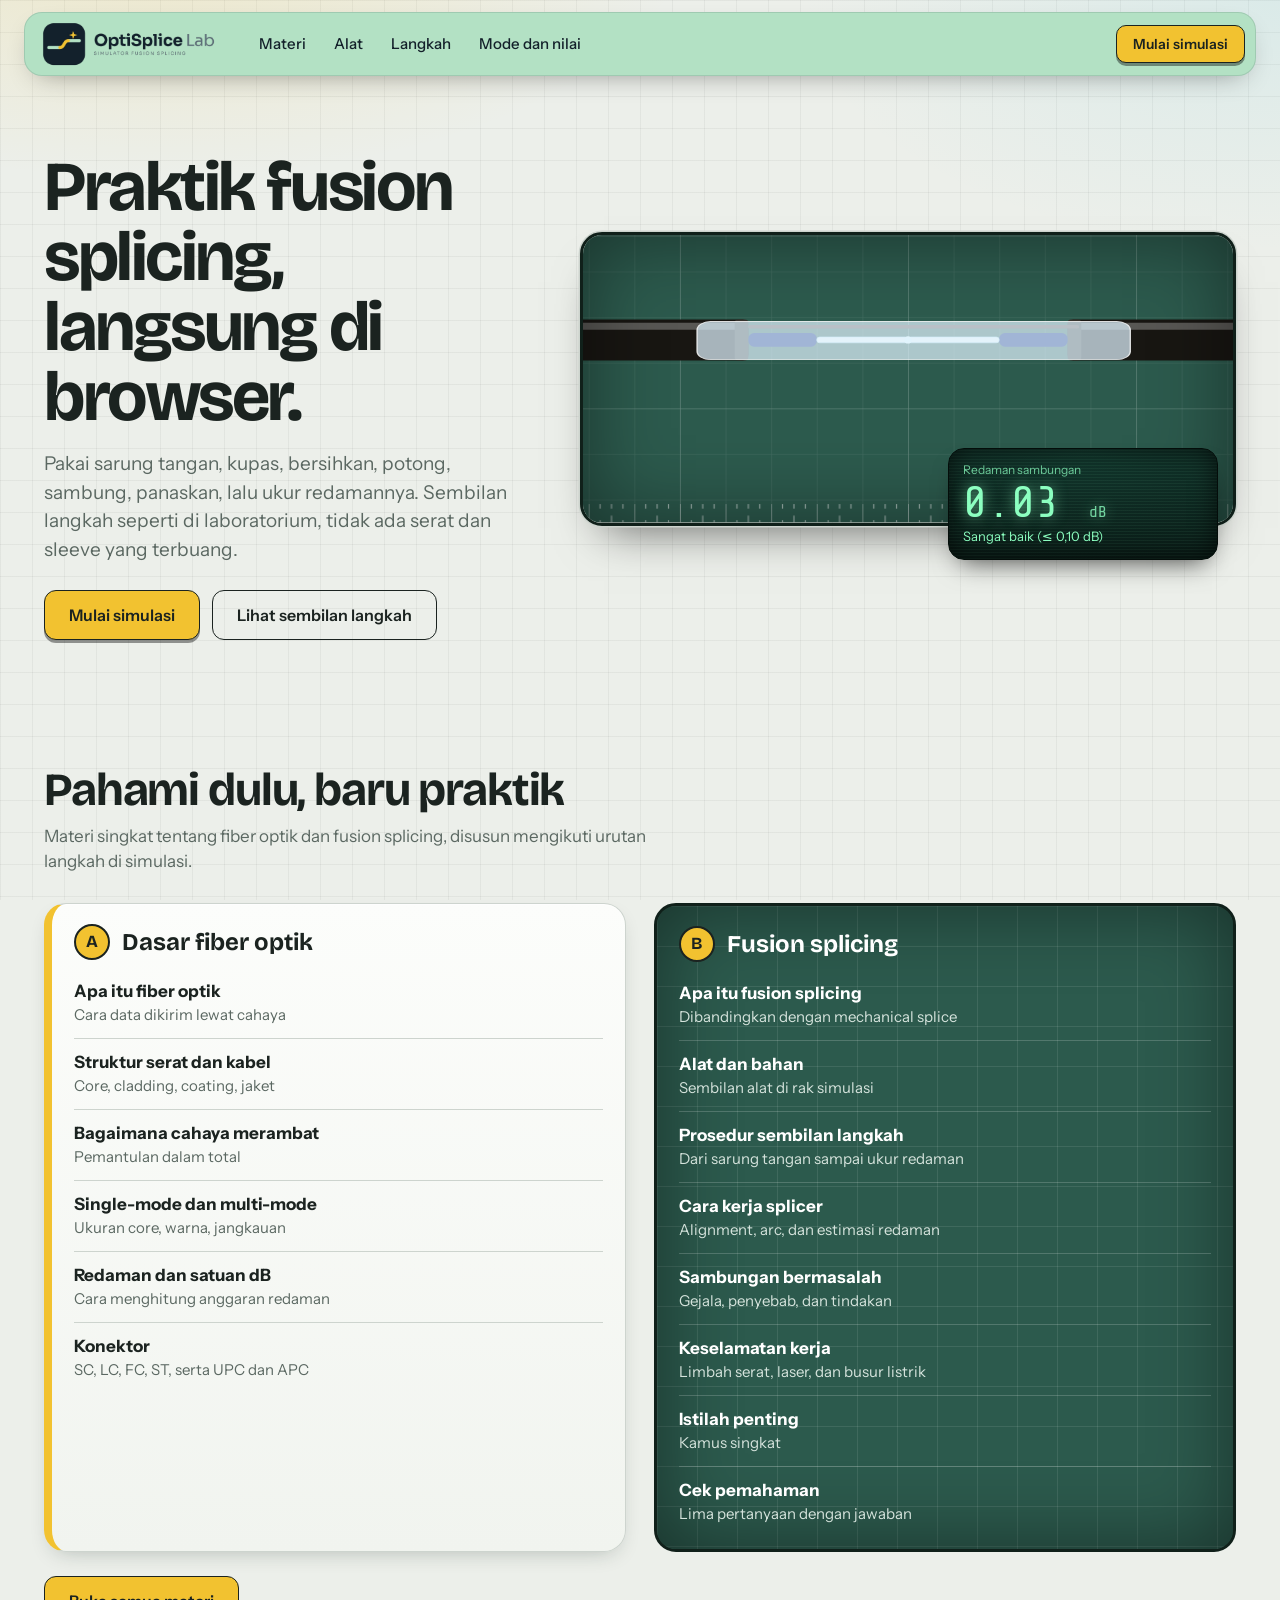
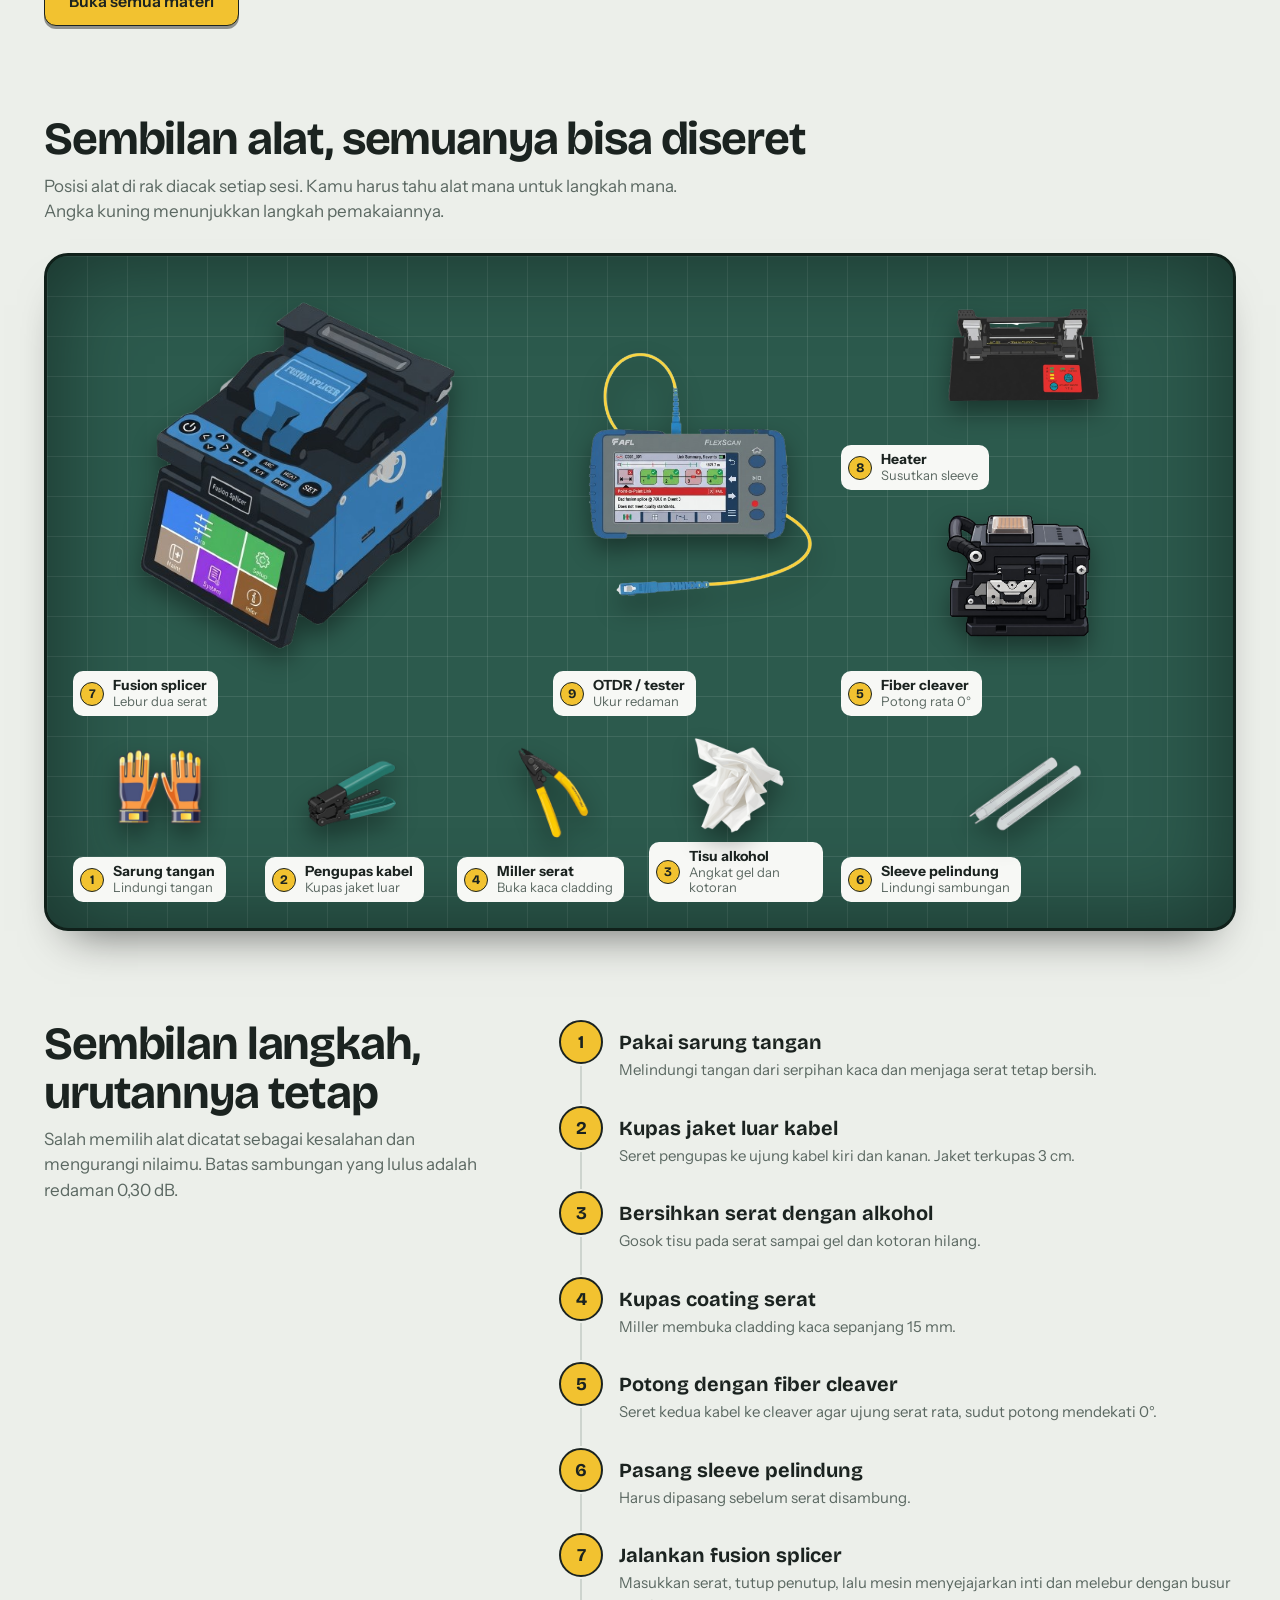
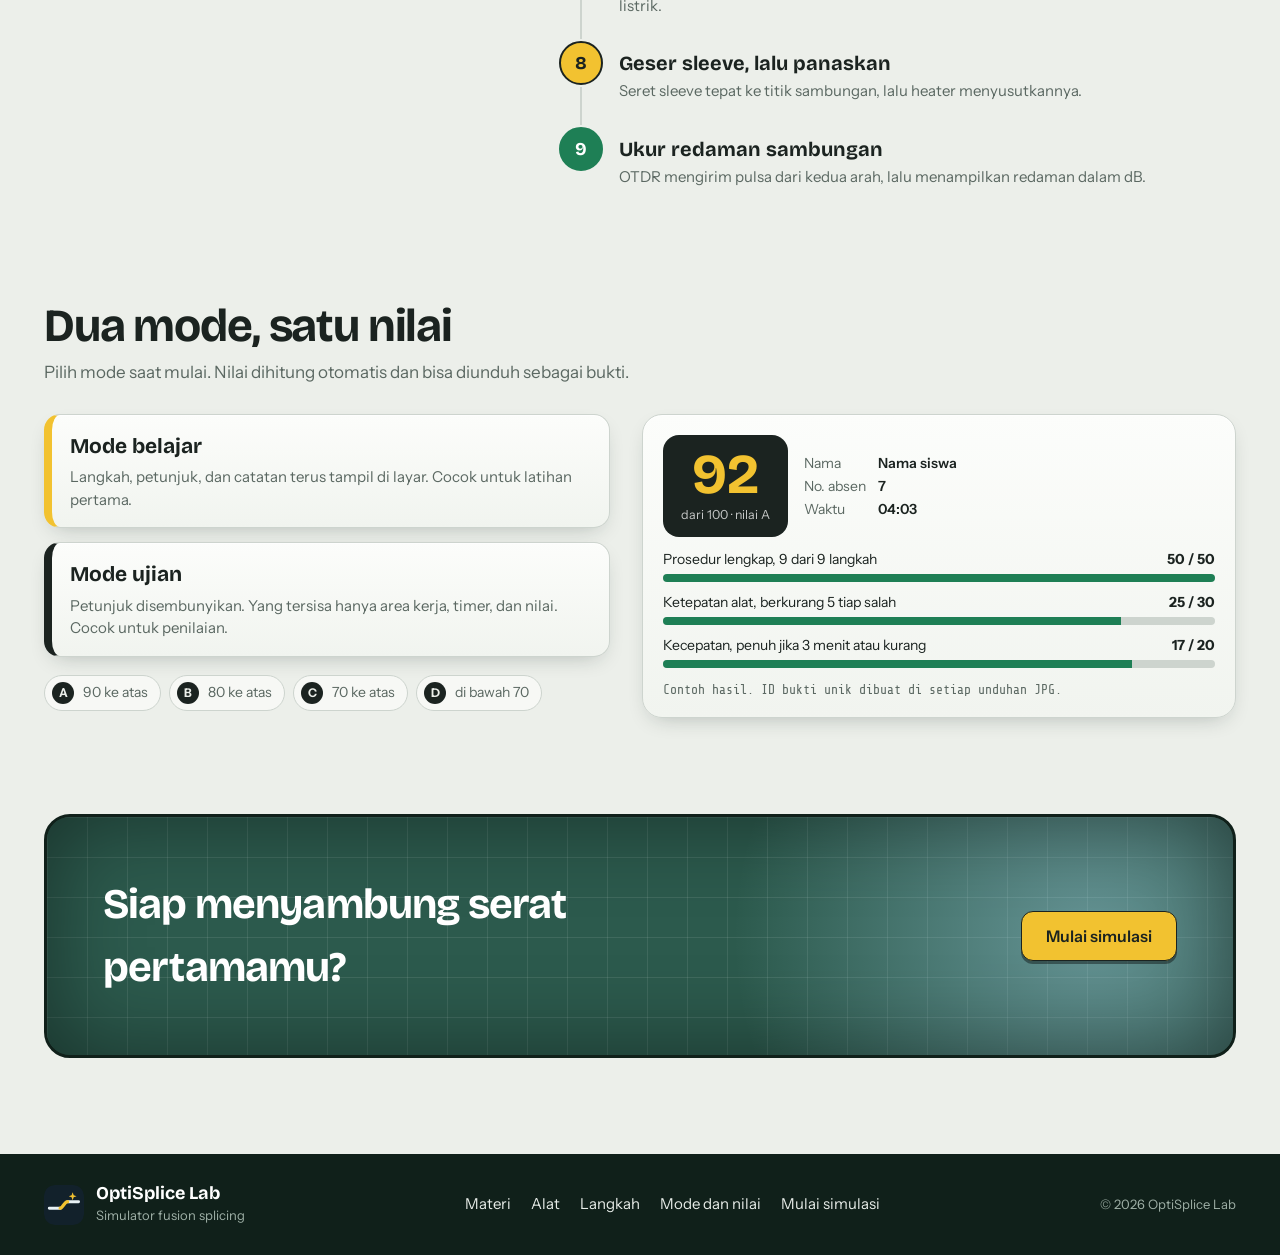
<file: index.html>
<!DOCTYPE html>
<html lang="id">
<head>
<meta charset="UTF-8">
<meta name="viewport" content="width=device-width, initial-scale=1, viewport-fit=cover">
<meta name="color-scheme" content="light dark">
<meta name="description" content="Latihan fusion splicing fiber optik langsung di browser: seret alat, kupas, potong, sambung, panaskan, lalu ukur redaman. Lengkap dengan nilai dan bukti JPG.">
<title>OptiSplice Lab — Simulator fusion splicing fiber optik</title>
<link rel="icon" type="image/svg+xml" href="img/logo/logo-mark.svg">
<link rel="preconnect" href="https://fonts.googleapis.com">
<link rel="preconnect" href="https://fonts.gstatic.com" crossorigin>
<link href="https://fonts.googleapis.com/css2?family=Bricolage+Grotesque:wght@600;700&family=Instrument+Sans:wght@400;500;600&family=Share+Tech+Mono&display=swap" rel="stylesheet">
<link rel="stylesheet" href="css/base.css">
<link rel="stylesheet" href="css/situs.css">
<link rel="stylesheet" href="css/landing.css">
</head>
<body>
<a class="skip" href="#utama">Lewati ke konten</a>

<header class="nav-wrap">
  <nav class="nav" aria-label="Utama">
    <a class="logo" href="index.html"><img src="img/logo/logo-optisplice.png" width="1108" height="291" alt="OptiSplice Lab, simulator fusion splicing"></a>
    <ul>
      <li><a href="materi.html">Materi</a></li>
      <li><a href="#alat">Alat</a></li>
      <li><a href="#langkah">Langkah</a></li>
      <li><a href="#nilai">Mode dan nilai</a></li>
    </ul>
    <a class="btn" href="simulasi.html">Mulai simulasi</a>
  </nav>
</header>

<main id="utama">
  <section class="hero">
    <div class="hero-copy">
      <h1>Praktik fusion splicing, langsung di browser.</h1>
      <p class="lead">Pakai sarung tangan, kupas, bersihkan, potong, sambung, panaskan, lalu ukur redamannya. Sembilan langkah seperti di laboratorium, tidak ada serat dan sleeve yang terbuang.</p>
      <div class="cta">
        <a class="btn lg" href="simulasi.html">Mulai simulasi</a>
        <a class="btn alt lg" href="#langkah">Lihat sembilan langkah</a>
      </div>
    </div>

    <figure class="hero-bench">
      <div class="bench">
        <svg viewBox="115 48 570 252" role="img" aria-label="Animasi: dua kabel bertemu, busur listrik melebur serat, sleeve menyusut, redaman terukur 0,03 dB">
          <defs>
            <pattern id="g1" width="40" height="40" patternUnits="userSpaceOnUse"><path d="M40 0H0V40" fill="none" stroke="#fff" stroke-opacity=".10"/></pattern>
            <pattern id="g5" width="200" height="200" patternUnits="userSpaceOnUse"><path d="M200 0H0V200" fill="none" stroke="#fff" stroke-opacity=".22"/></pattern>
            <pattern id="rl" width="40" height="16" patternUnits="userSpaceOnUse"><path d="M0 16V0M10 16V10M20 16V6M30 16V10" stroke="#fff" stroke-opacity=".55"/></pattern>
            <radialGradient id="wg"><stop offset="0" stop-color="#fff"/><stop offset=".4" stop-color="#B9E9FF" stop-opacity=".8"/><stop offset="1" stop-color="#B9E9FF" stop-opacity="0"/></radialGradient>
            <g id="cab">
              <rect x="-20" y="122" width="280" height="36" rx="5" fill="#181612"/>
              <rect x="-20" y="125" width="280" height="6" rx="3" fill="#fff" fill-opacity=".28"/>
              <rect x="248" y="122" width="12" height="36" rx="3" fill="#35322c"/>
              <rect x="260" y="134" width="60" height="12" rx="5" fill="#051a75"/>
              <rect x="320" y="137.5" width="80" height="5" rx="2.5" fill="#f6f9fa" stroke="#b5e2f1" stroke-width=".6"/>
            </g>
          </defs>
          <rect width="800" height="300" fill="#2C5A4D"/>
          <rect width="800" height="300" fill="url(#g1)"/><rect width="800" height="300" fill="url(#g5)"/>
          <rect y="284" width="800" height="16" fill="url(#rl)"/>
          <g class="scene">
            <g class="dim"><path d="M320 98V106M400 98V106M320 102H400" stroke="#fff" stroke-opacity=".85" stroke-width="1.2"/><text x="360" y="90" text-anchor="middle" fill="#fff" font-size="12" font-weight="600" font-family="Instrument Sans,sans-serif">kaca 15 mm</text></g>
            <g class="hl"><use href="#cab"/></g>
            <g transform="translate(800 0) scale(-1 1)"><g class="hr"><use href="#cab"/></g></g>
            <circle class="flash" cx="400" cy="140" r="34" fill="url(#wg)"/>
            <circle class="weld" cx="400" cy="140" r="3.2" fill="#EAFBFF"/>
            <g class="hsleeve"><rect class="shell" x="215" y="114" width="380" height="54" rx="12"/><rect x="260" y="119" width="290" height="5" rx="2" fill="#B9C0C6"/></g>
          </g>
        </svg>
      </div>
      <div class="lcd" aria-hidden="true">
        <span class="lab">Redaman sambungan</span>
        <span class="val"><span class="st"><i class="a">--.--</i><i class="b">0.03</i></span><small>dB</small></span>
        <span class="q"><i class="a">Mengukur…</i><i class="b">Sangat baik (≤ 0,10 dB)</i></span>
      </div>
    </figure>
  </section>

  <section id="materi" class="sec">
    <div class="sec-head">
      <h2>Pahami dulu, baru praktik</h2>
      <p>Materi singkat tentang fiber optik dan fusion splicing, disusun mengikuti urutan langkah di simulasi.</p>
    </div>
    <div class="materi">
      <div class="track a">
        <h3><b>A</b>Dasar fiber optik</h3>
        <ul>
          <li><a href="materi.html#apa-itu-fiber"><strong>Apa itu fiber optik</strong>Cara data dikirim lewat cahaya</a></li>
          <li><a href="materi.html#struktur-serat"><strong>Struktur serat dan kabel</strong>Core, cladding, coating, jaket</a></li>
          <li><a href="materi.html#cahaya-merambat"><strong>Bagaimana cahaya merambat</strong>Pemantulan dalam total</a></li>
          <li><a href="materi.html#jenis-serat"><strong>Single-mode dan multi-mode</strong>Ukuran core, warna, jangkauan</a></li>
          <li><a href="materi.html#redaman"><strong>Redaman dan satuan dB</strong>Cara menghitung anggaran redaman</a></li>
          <li><a href="materi.html#konektor"><strong>Konektor</strong>SC, LC, FC, ST, serta UPC dan APC</a></li>
        </ul>
      </div>
      <div class="track b">
        <h3><b>B</b>Fusion splicing</h3>
        <ul>
          <li><a href="materi.html#fusion-splicing"><strong>Apa itu fusion splicing</strong>Dibandingkan dengan mechanical splice</a></li>
          <li><a href="materi.html#alat-bahan"><strong>Alat dan bahan</strong>Sembilan alat di rak simulasi</a></li>
          <li><a href="materi.html#prosedur"><strong>Prosedur sembilan langkah</strong>Dari sarung tangan sampai ukur redaman</a></li>
          <li><a href="materi.html#cara-kerja-splicer"><strong>Cara kerja splicer</strong>Alignment, arc, dan estimasi redaman</a></li>
          <li><a href="materi.html#troubleshooting"><strong>Sambungan bermasalah</strong>Gejala, penyebab, dan tindakan</a></li>
          <li><a href="materi.html#keselamatan"><strong>Keselamatan kerja</strong>Limbah serat, laser, dan busur listrik</a></li>
          <li><a href="materi.html#istilah"><strong>Istilah penting</strong>Kamus singkat</a></li>
          <li><a href="materi.html#cek-pemahaman"><strong>Cek pemahaman</strong>Lima pertanyaan dengan jawaban</a></li>
        </ul>
      </div>
    </div>
    <p class="materi-cta"><a class="btn lg" href="materi.html">Buka semua materi</a></p>
  </section>

  <section id="alat" class="sec">
    <div class="sec-head">
      <h2>Sembilan alat, semuanya bisa diseret</h2>
      <p>Posisi alat di rak diacak setiap sesi. Kamu harus tahu alat mana untuk langkah mana. Angka kuning menunjukkan langkah pemakaiannya.</p>
    </div>
    <div class="board">
      <figure class="t splicer"><img src="img/alat/fusionsplicing.png" width="500" height="500" alt="Fusion splicer" loading="lazy"><figcaption><b>7</b><span><strong>Fusion splicer</strong>Lebur dua serat</span></figcaption></figure>
      <figure class="t otdr"><img src="img/alat/otdr.png" width="492" height="507" alt="OTDR atau tester" loading="lazy"><figcaption><b>9</b><span><strong>OTDR / tester</strong>Ukur redaman</span></figcaption></figure>
      <figure class="t heater"><img src="img/alat/heater.png" width="500" height="500" alt="Heater sleeve" loading="lazy"><figcaption><b>8</b><span><strong>Heater</strong>Susutkan sleeve</span></figcaption></figure>
      <figure class="t cleaver"><img src="img/alat/cleaver.png" width="525" height="475" alt="Fiber cleaver" loading="lazy"><figcaption><b>5</b><span><strong>Fiber cleaver</strong>Potong rata 0°</span></figcaption></figure>
      <figure class="t gloves"><img src="img/alat/safety-gloves.png" width="500" height="500" alt="Sarung tangan" loading="lazy"><figcaption><b>1</b><span><strong>Sarung tangan</strong>Lindungi tangan</span></figcaption></figure>
      <figure class="t stripper"><img src="img/alat/stripper.png" width="500" height="500" alt="Pengupas kabel" loading="lazy"><figcaption><b>2</b><span><strong>Pengupas kabel</strong>Kupas jaket luar</span></figcaption></figure>
      <figure class="t miller"><img src="img/alat/stripperkuning.png" width="500" height="500" alt="Miller serat" loading="lazy"><figcaption><b>4</b><span><strong>Miller serat</strong>Buka kaca cladding</span></figcaption></figure>
      <figure class="t tissue"><img src="img/alat/tissue.png" width="500" height="500" alt="Tisu alkohol" loading="lazy"><figcaption><b>3</b><span><strong>Tisu alkohol</strong>Angkat gel dan kotoran</span></figcaption></figure>
      <figure class="t sleeve"><img src="img/alat/sleeve.png" width="500" height="500" alt="Sleeve pelindung" loading="lazy"><figcaption><b>6</b><span><strong>Sleeve pelindung</strong>Lindungi sambungan</span></figcaption></figure>
    </div>
  </section>

  <section id="langkah" class="sec steps">
    <div class="sec-head">
      <h2>Sembilan langkah, urutannya tetap</h2>
      <p>Salah memilih alat dicatat sebagai kesalahan dan mengurangi nilaimu. Batas sambungan yang lulus adalah redaman 0,30 dB.</p>
    </div>
    <ol class="rail">
      <li><b>1</b><div><h3>Pakai sarung tangan</h3><p>Melindungi tangan dari serpihan kaca dan menjaga serat tetap bersih.</p></div></li>
      <li><b>2</b><div><h3>Kupas jaket luar kabel</h3><p>Seret pengupas ke ujung kabel kiri dan kanan. Jaket terkupas 3 cm.</p></div></li>
      <li><b>3</b><div><h3>Bersihkan serat dengan alkohol</h3><p>Gosok tisu pada serat sampai gel dan kotoran hilang.</p></div></li>
      <li><b>4</b><div><h3>Kupas coating serat</h3><p>Miller membuka cladding kaca sepanjang 15 mm.</p></div></li>
      <li><b>5</b><div><h3>Potong dengan fiber cleaver</h3><p>Seret kedua kabel ke cleaver agar ujung serat rata, sudut potong mendekati 0°.</p></div></li>
      <li><b>6</b><div><h3>Pasang sleeve pelindung</h3><p>Harus dipasang sebelum serat disambung.</p></div></li>
      <li><b>7</b><div><h3>Jalankan fusion splicer</h3><p>Masukkan serat, tutup penutup, lalu mesin menyejajarkan inti dan melebur dengan busur listrik.</p></div></li>
      <li><b>8</b><div><h3>Geser sleeve, lalu panaskan</h3><p>Seret sleeve tepat ke titik sambungan, lalu heater menyusutkannya.</p></div></li>
      <li><b>9</b><div><h3>Ukur redaman sambungan</h3><p>OTDR mengirim pulsa dari kedua arah, lalu menampilkan redaman dalam dB.</p></div></li>
    </ol>
  </section>

  <section id="nilai" class="sec">
    <div class="sec-head">
      <h2>Dua mode, satu nilai</h2>
      <p>Pilih mode saat mulai. Nilai dihitung otomatis dan bisa diunduh sebagai bukti.</p>
    </div>
    <div class="nilai">
      <div class="modes">
        <div class="mode belajar"><h3>Mode belajar</h3><p>Langkah, petunjuk, dan catatan terus tampil di layar. Cocok untuk latihan pertama.</p></div>
        <div class="mode ujian"><h3>Mode ujian</h3><p>Petunjuk disembunyikan. Yang tersisa hanya area kerja, timer, dan nilai. Cocok untuk penilaian.</p></div>
        <p class="grades"><span><b>A</b> 90 ke atas</span><span><b>B</b> 80 ke atas</span><span><b>C</b> 70 ke atas</span><span><b>D</b> di bawah 70</span></p>
      </div>
      <div class="ticket" aria-label="Contoh hasil simulasi">
        <div class="t-top">
          <div class="score"><b>92</b><span>dari 100 · nilai A</span></div>
          <dl><dt>Nama</dt><dd>Nama siswa</dd><dt>No. absen</dt><dd>7</dd><dt>Waktu</dt><dd>04:03</dd></dl>
        </div>
        <div class="row"><span>Prosedur lengkap, 9 dari 9 langkah</span><b>50 / 50</b></div><div class="bar"><i style="width:100%"></i></div>
        <div class="row"><span>Ketepatan alat, berkurang 5 tiap salah</span><b>25 / 30</b></div><div class="bar"><i style="width:83%"></i></div>
        <div class="row"><span>Kecepatan, penuh jika 3 menit atau kurang</span><b>17 / 20</b></div><div class="bar"><i style="width:85%"></i></div>
        <p class="code">Contoh hasil. ID bukti unik dibuat di setiap unduhan JPG.</p>
      </div>
    </div>
  </section>

  <section class="final">
    <div class="final-in">
      <h2>Siap menyambung serat pertamamu?</h2>
      <a class="btn lg" href="simulasi.html">Mulai simulasi</a>
    </div>
  </section>
</main>

<footer class="foot">
  <div class="foot-in">
    <div class="brand"><img src="img/logo/logo-mark.svg" width="40" height="40" alt=""><span><strong>OptiSplice Lab</strong><small>Simulator fusion splicing</small></span></div>
    <nav aria-label="Footer"><a href="materi.html">Materi</a><a href="#alat">Alat</a><a href="#langkah">Langkah</a><a href="#nilai">Mode dan nilai</a><a href="simulasi.html">Mulai simulasi</a></nav>
    <small>© 2026 OptiSplice Lab</small>
  </div>
</footer>
</body>
</html>
</file>
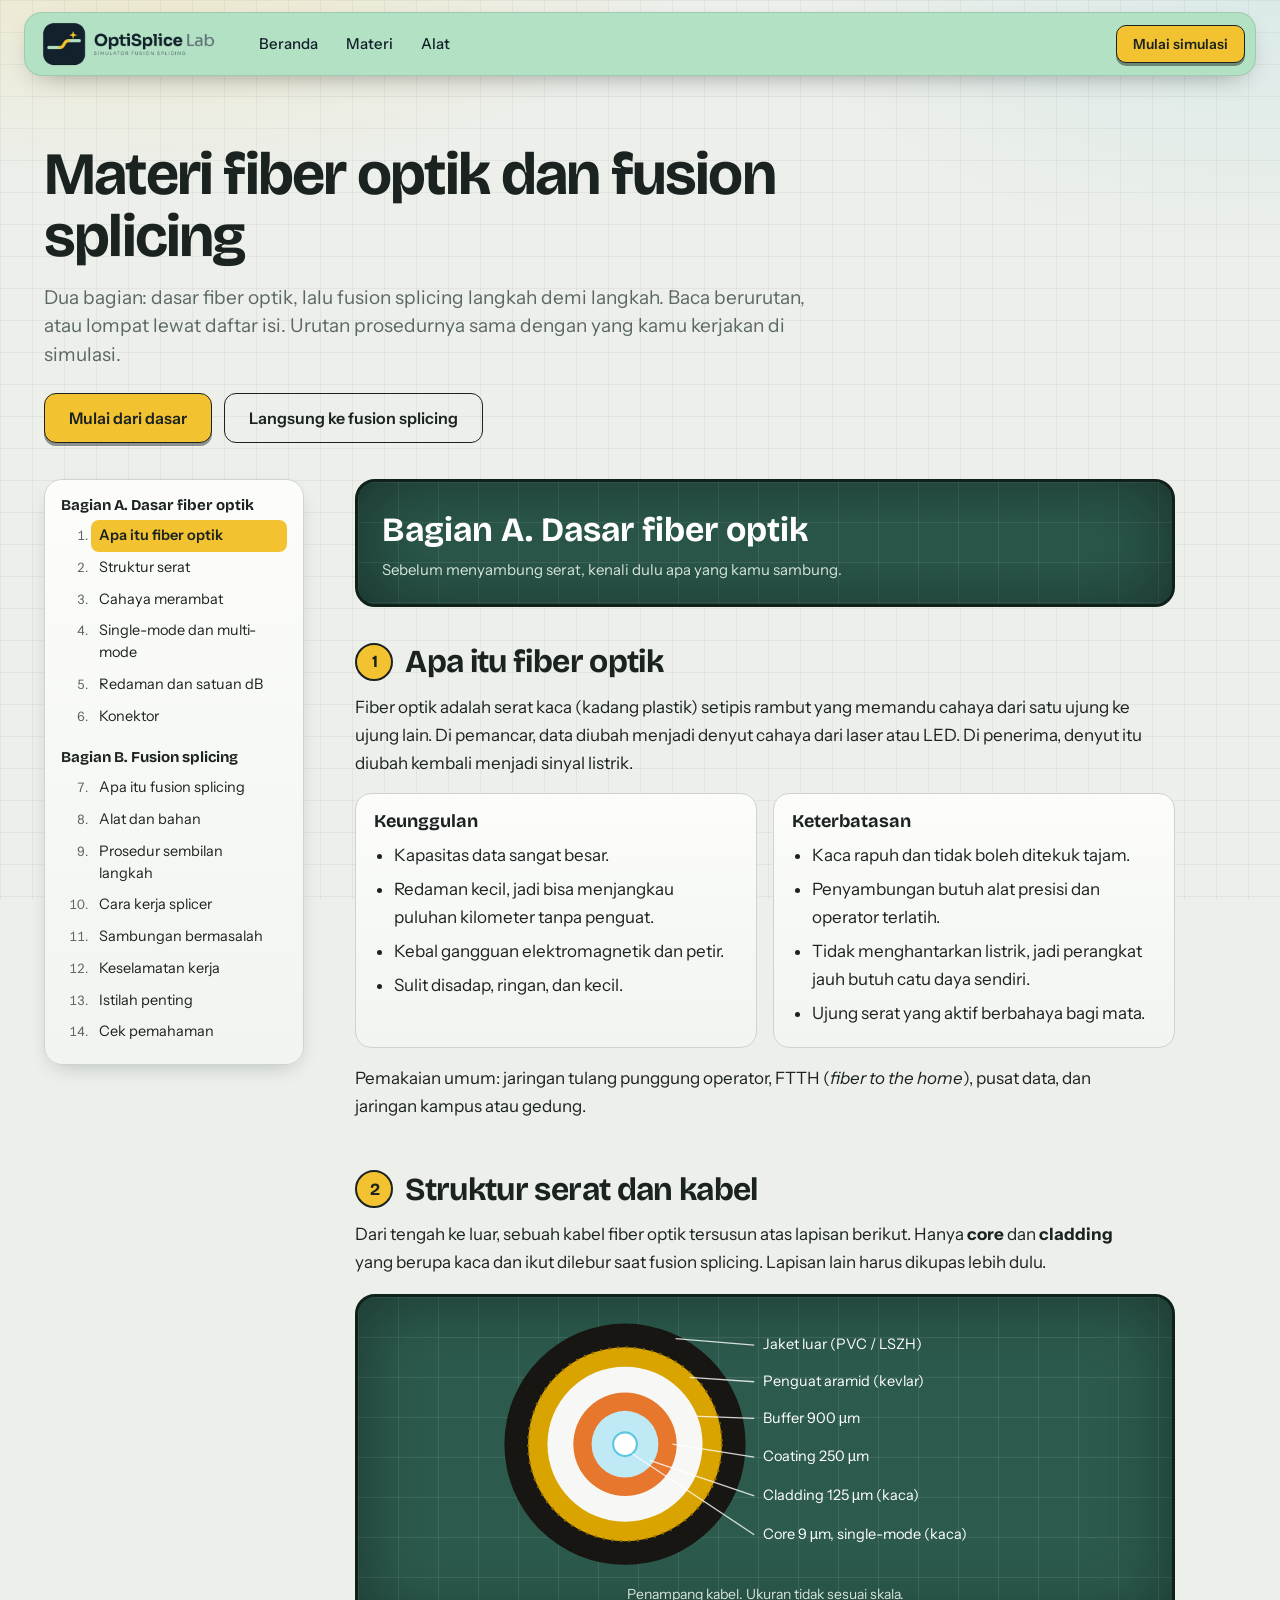
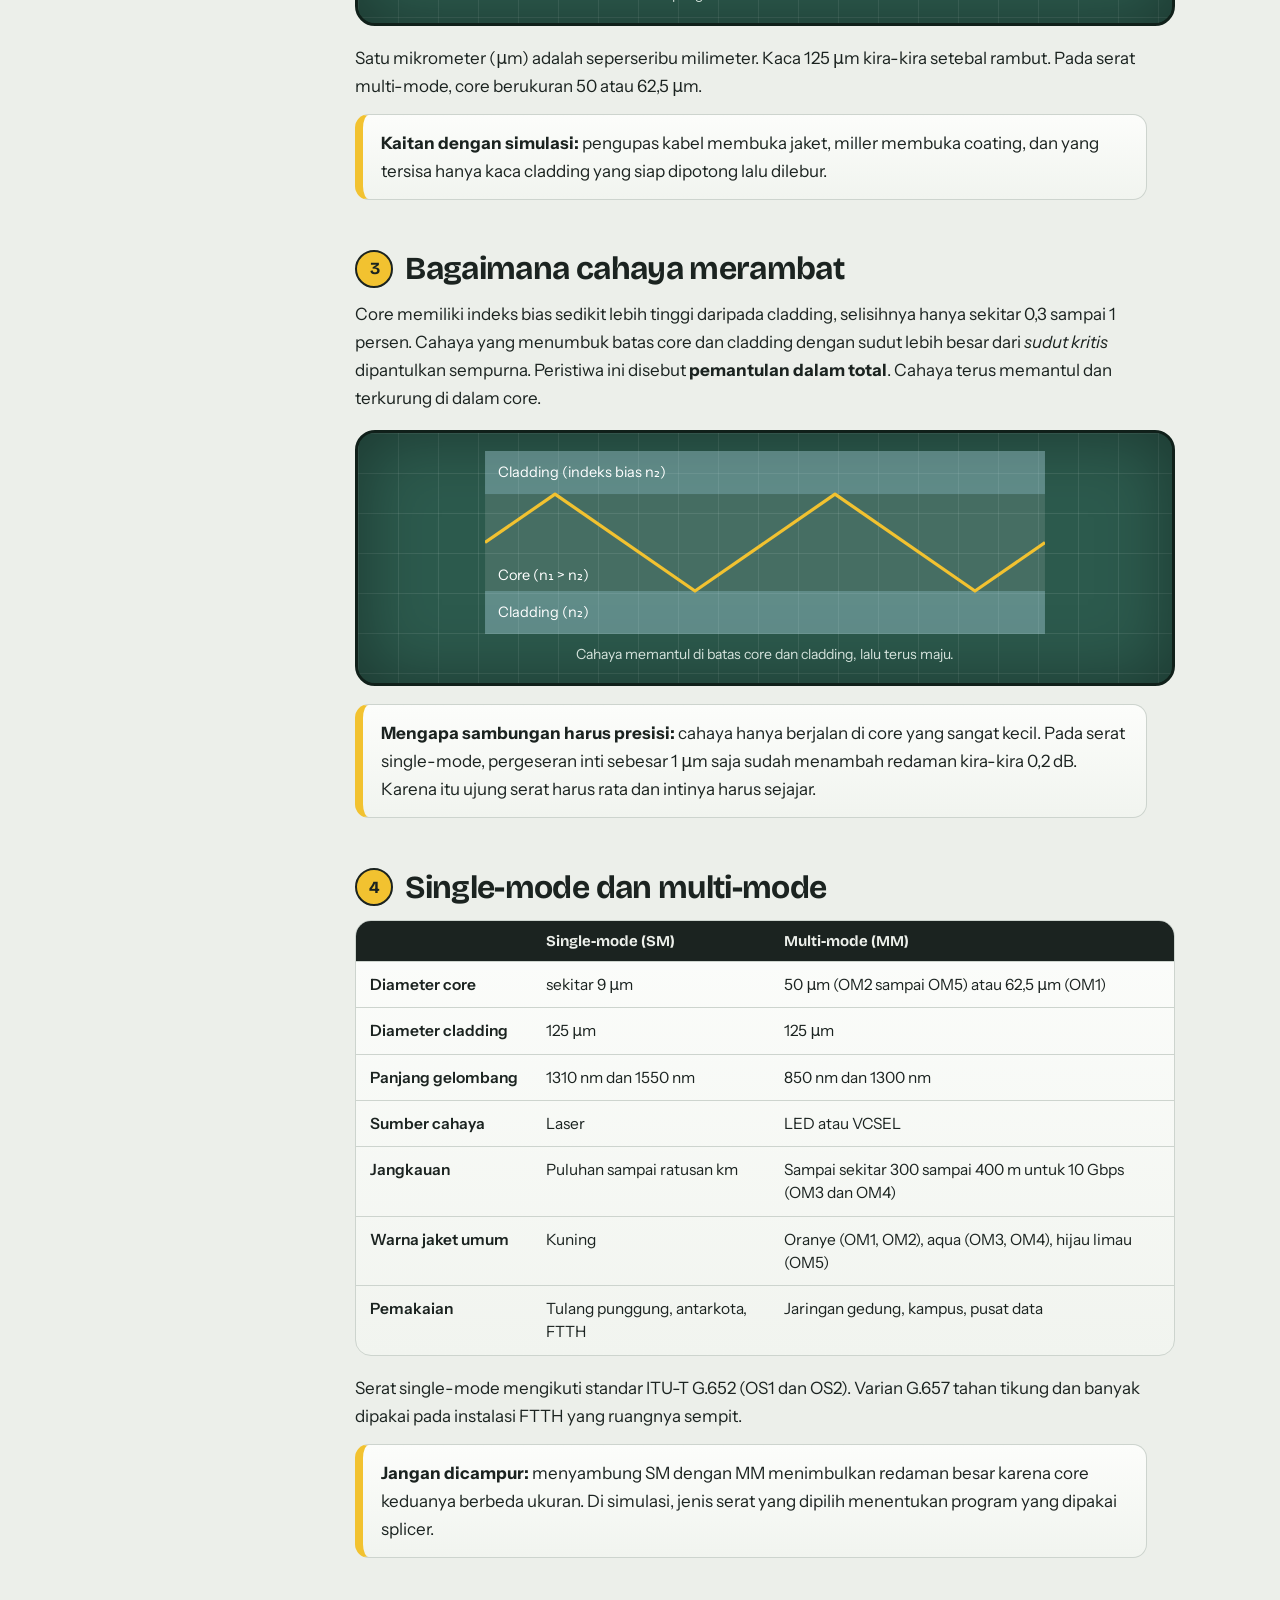
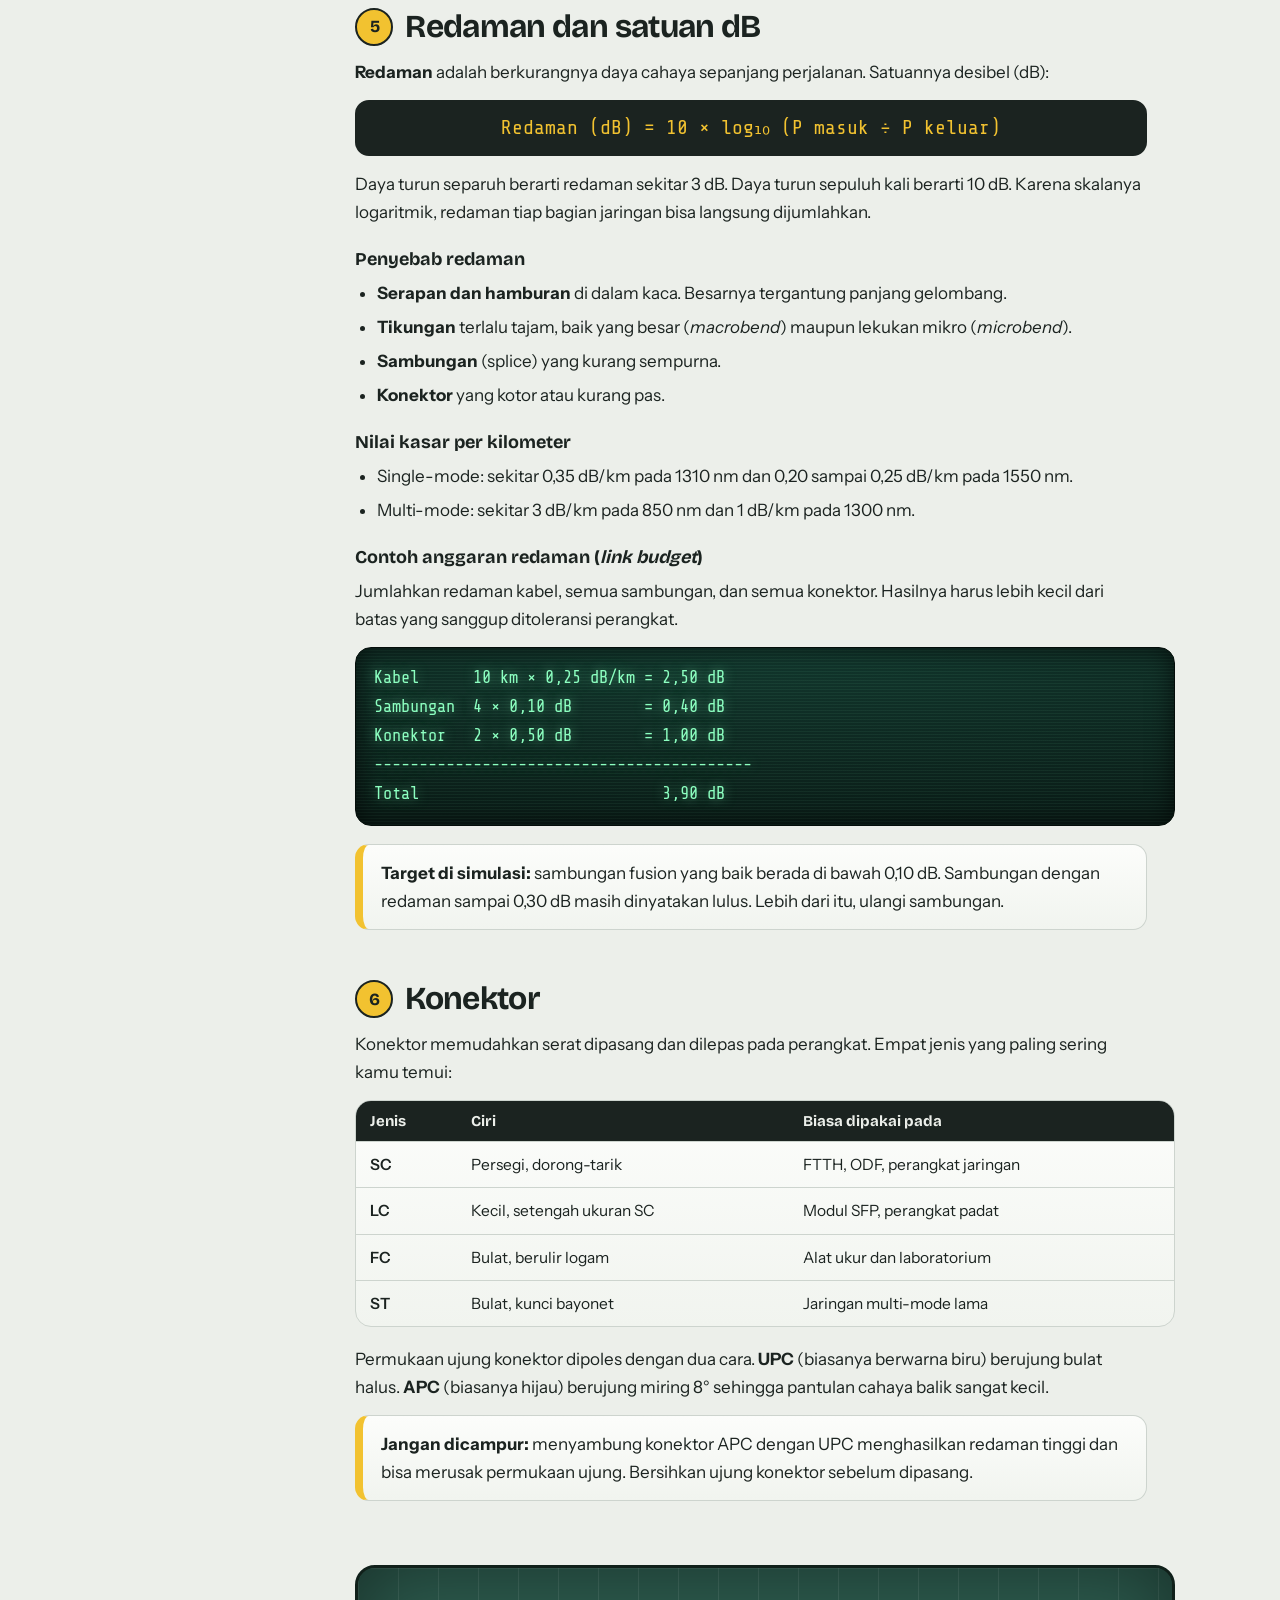
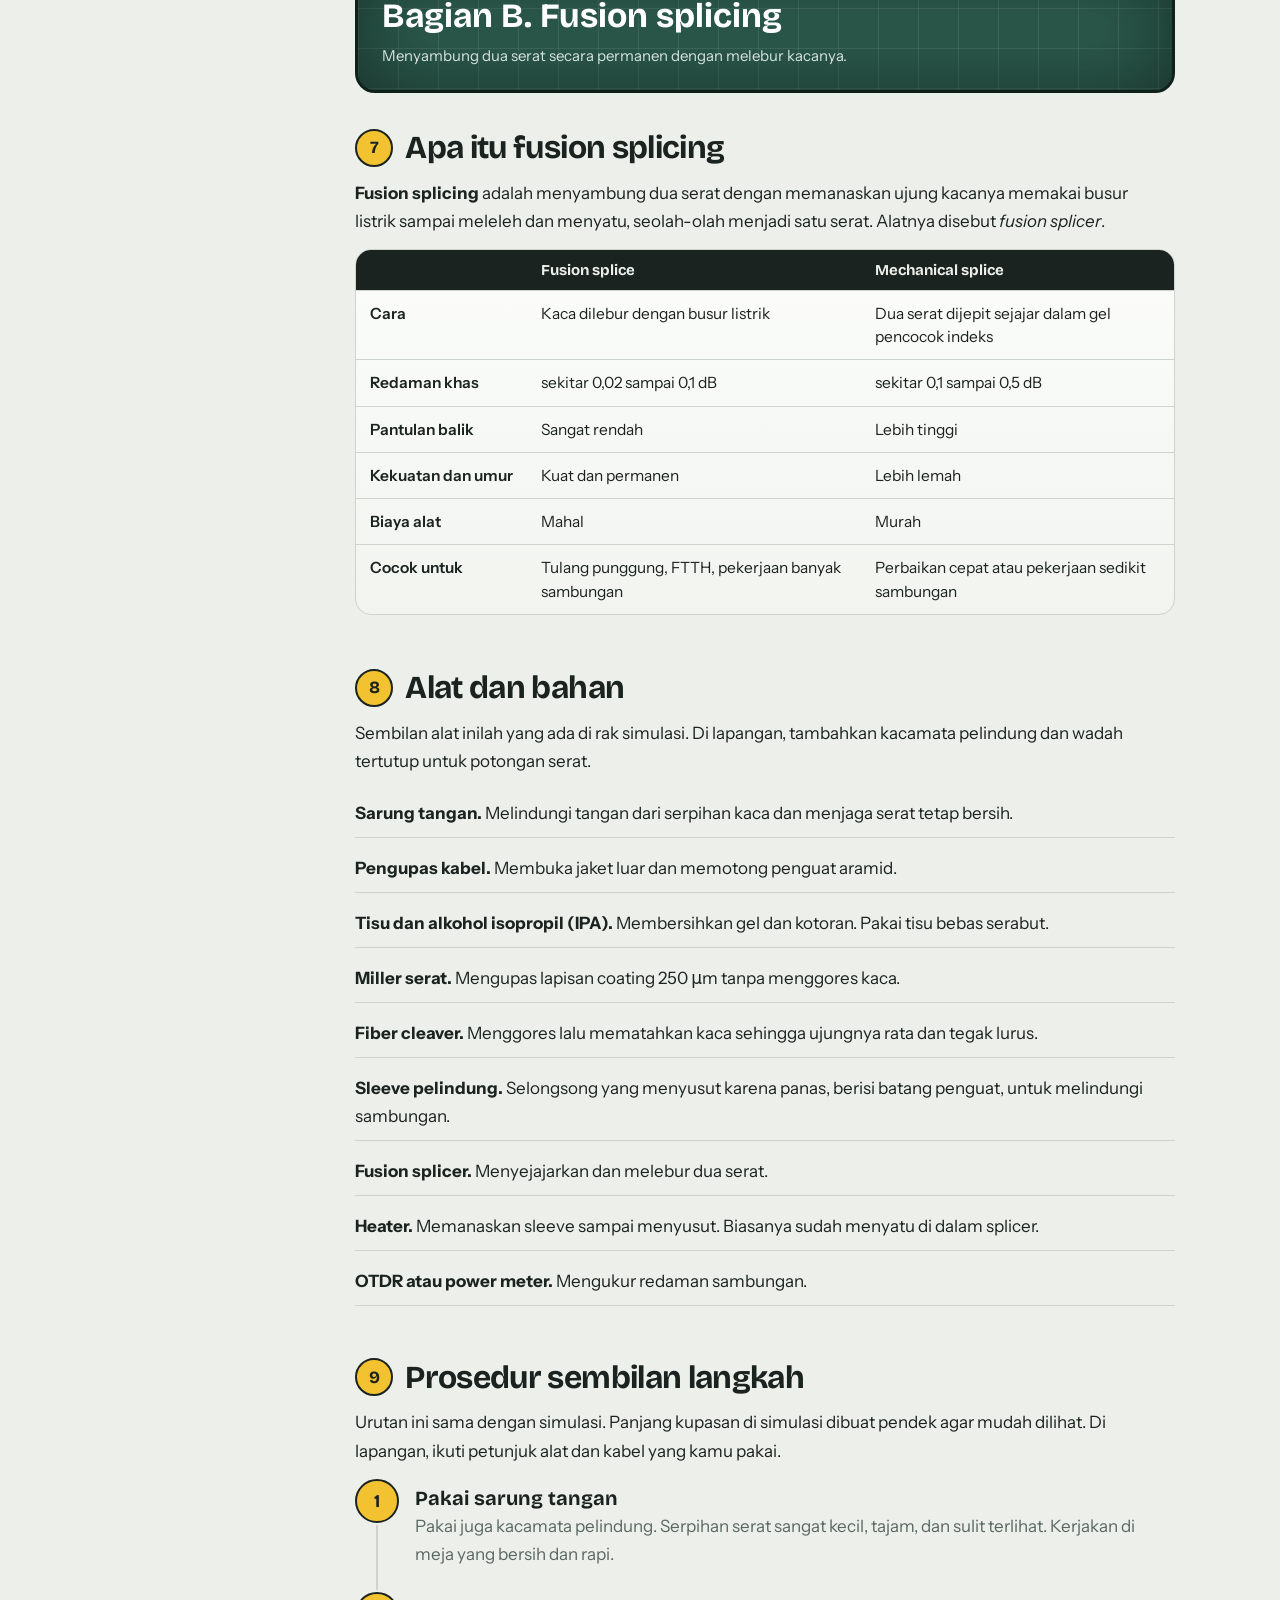
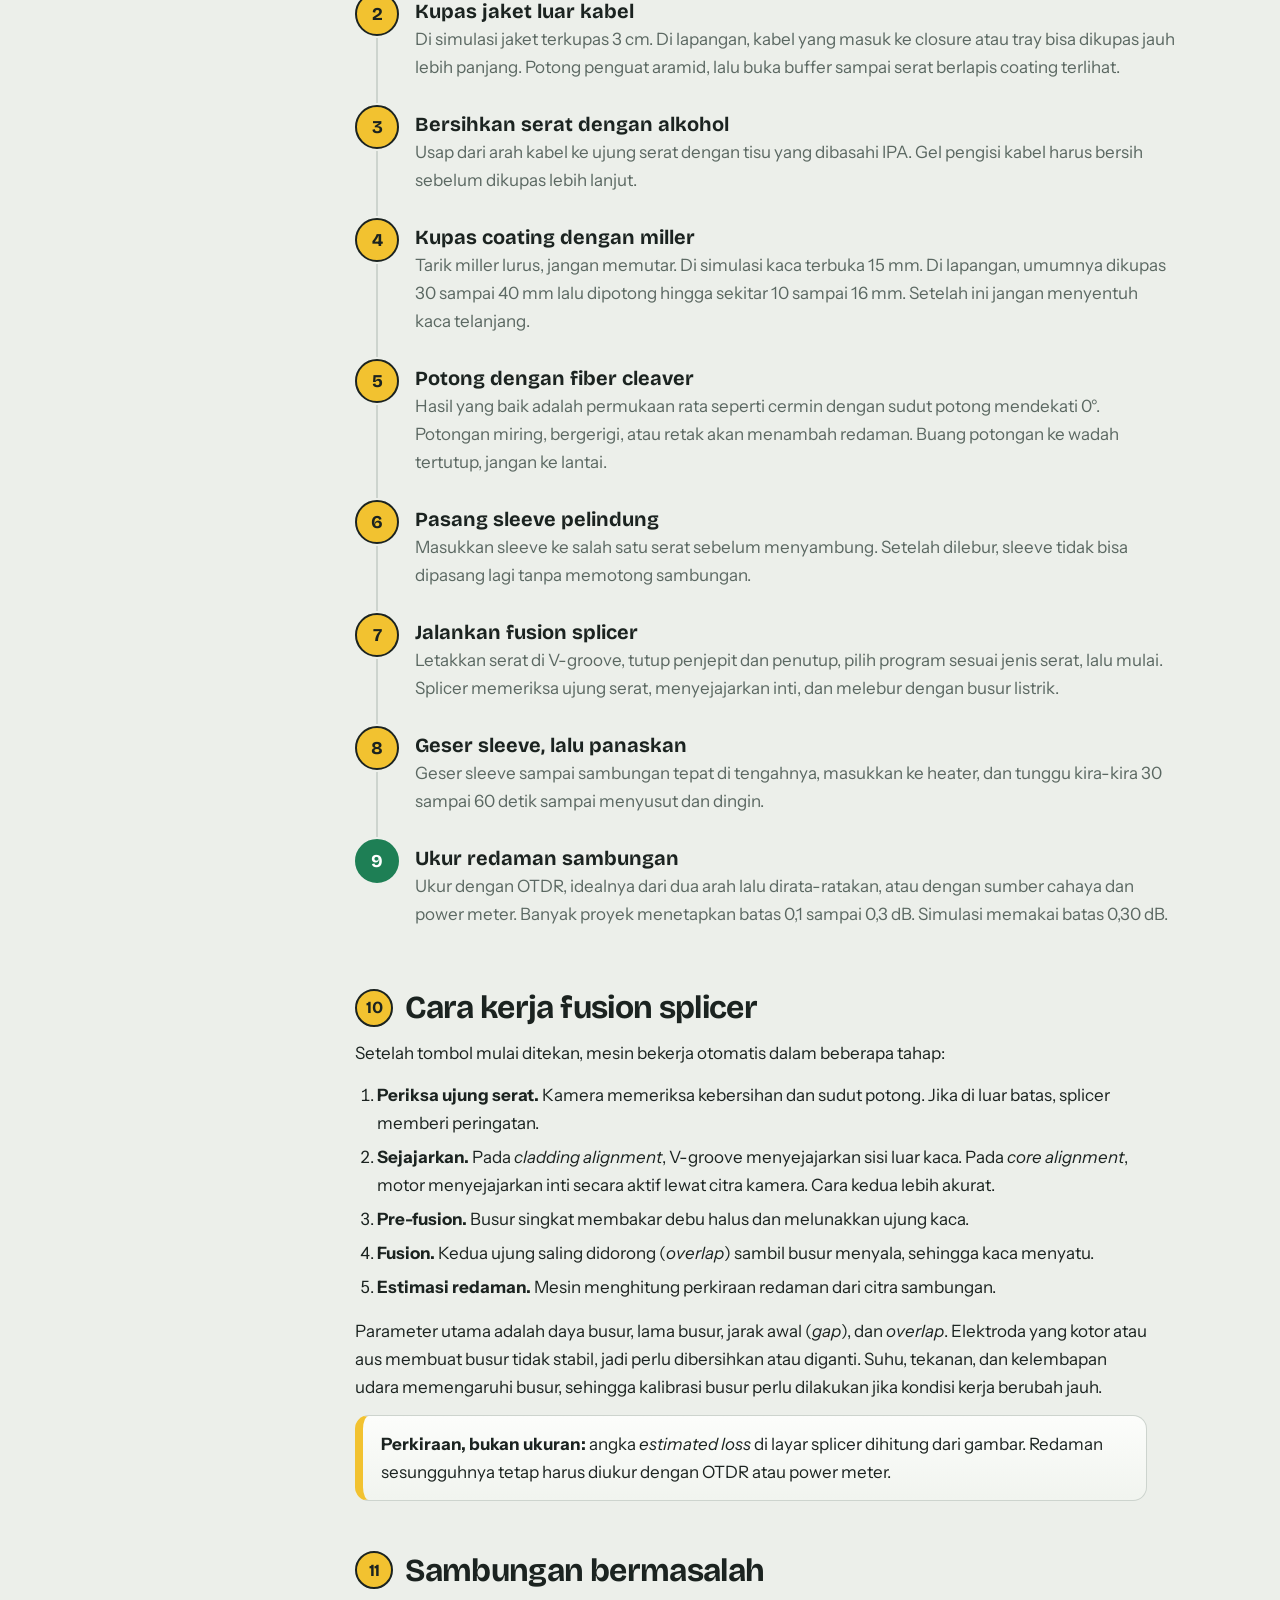
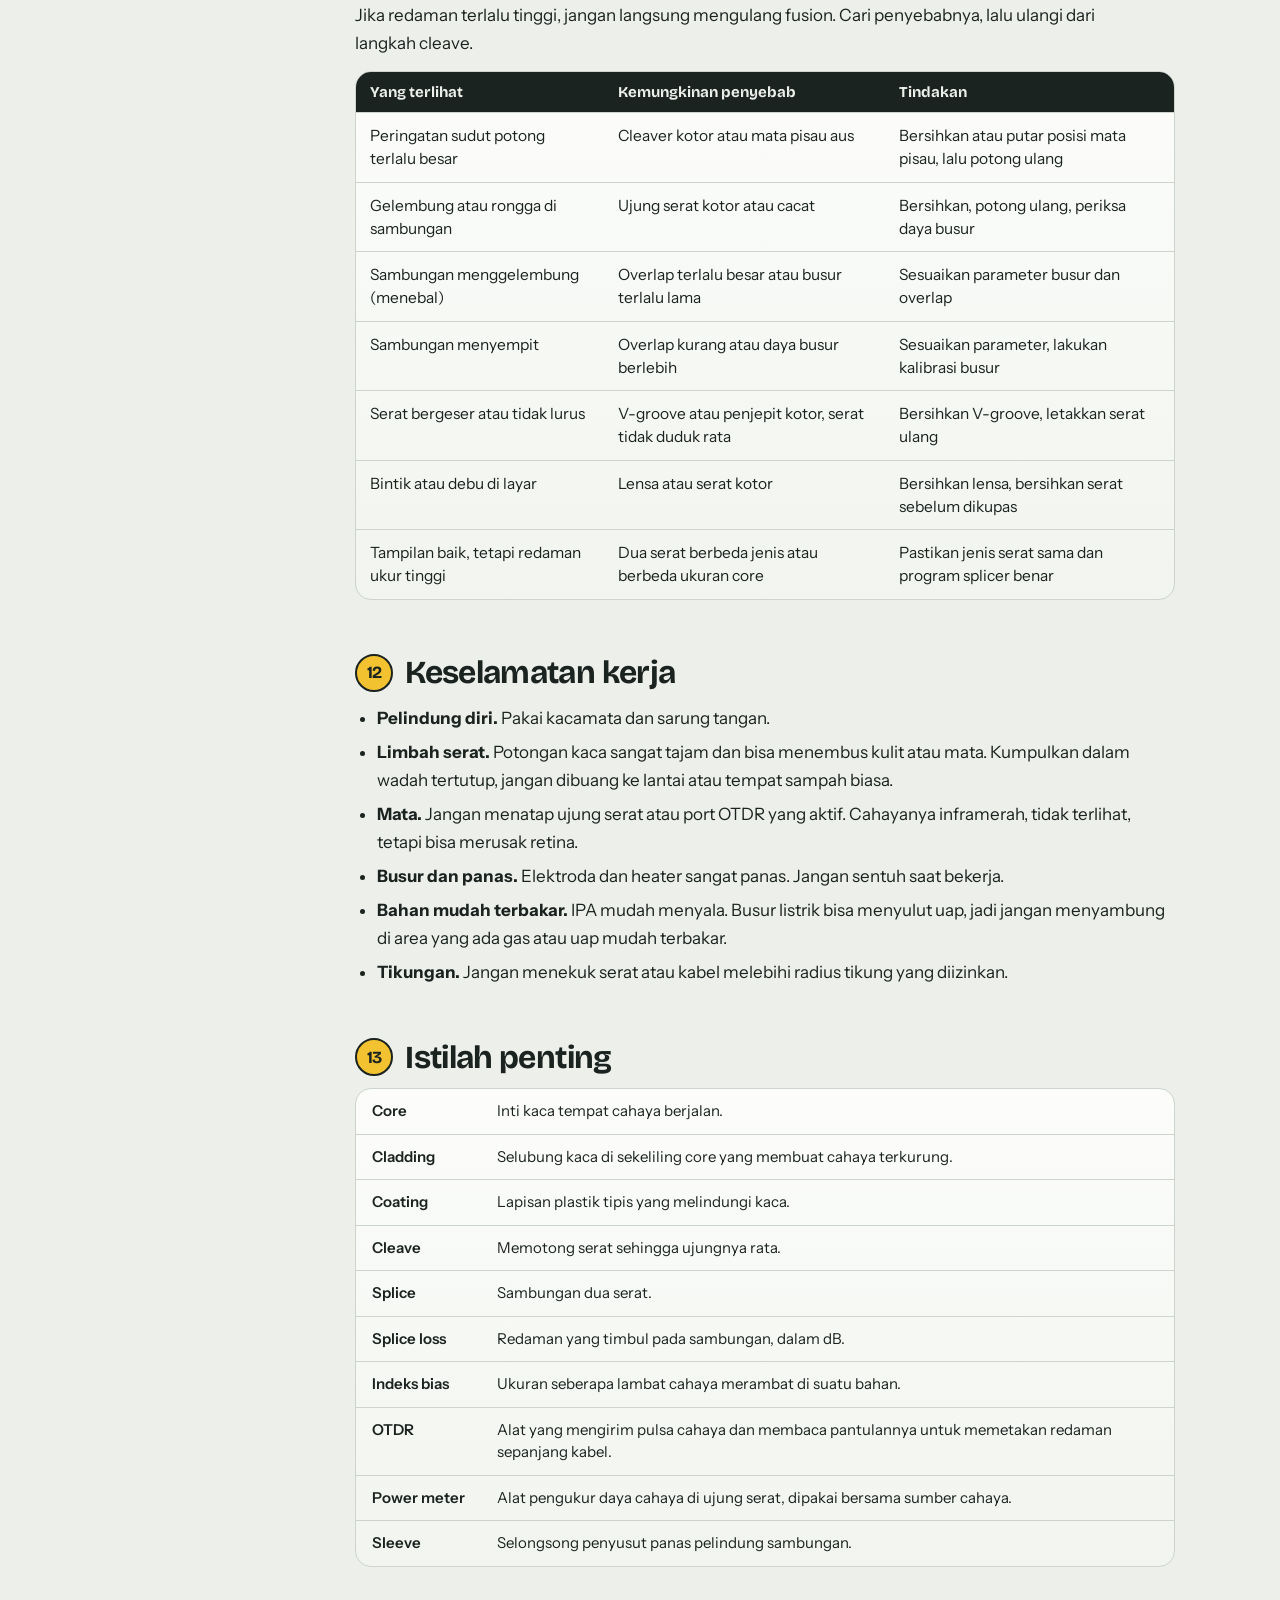
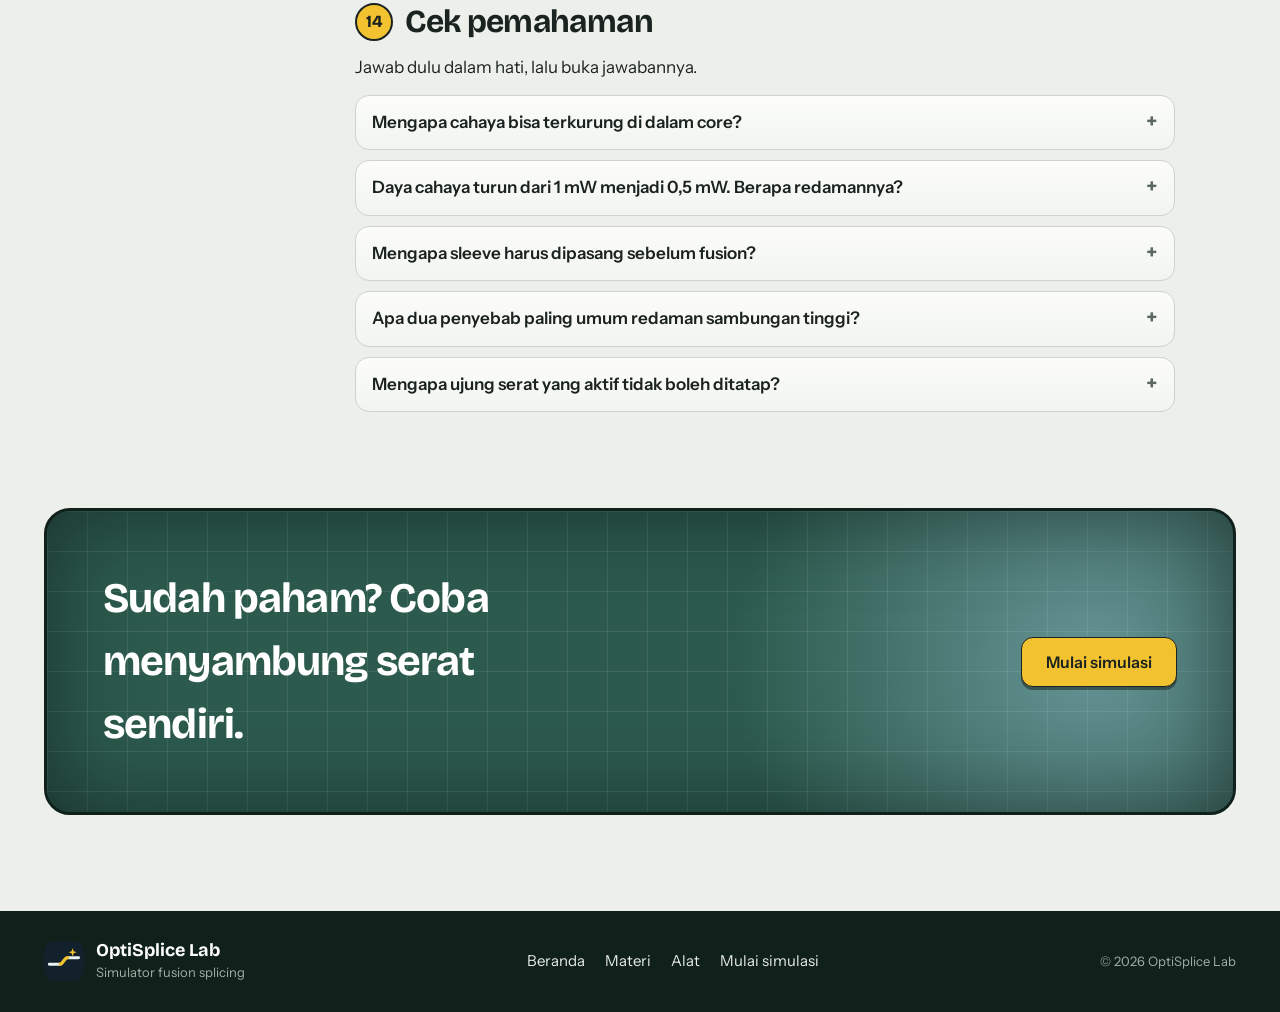
<file: materi.html>
<!DOCTYPE html>
<html lang="id">
<head>
<meta charset="UTF-8">
<meta name="viewport" content="width=device-width, initial-scale=1, viewport-fit=cover">
<meta name="color-scheme" content="light dark">
<meta name="description" content="Materi fiber optik dan fusion splicing: struktur serat, jenis, redaman, konektor, alat, prosedur penyambungan, troubleshooting, dan keselamatan kerja.">
<title>Materi — OptiSplice Lab</title>
<link rel="icon" type="image/svg+xml" href="img/logo/logo-mark.svg">
<link rel="preconnect" href="https://fonts.googleapis.com">
<link rel="preconnect" href="https://fonts.gstatic.com" crossorigin>
<link href="https://fonts.googleapis.com/css2?family=Bricolage+Grotesque:wght@600;700&family=Instrument+Sans:wght@400;500;600&family=Share+Tech+Mono&display=swap" rel="stylesheet">
<link rel="stylesheet" href="css/base.css">
<link rel="stylesheet" href="css/situs.css">
<link rel="stylesheet" href="css/materi.css">
</head>
<body>
<a class="skip" href="#utama">Lewati ke konten</a>

<header class="nav-wrap">
  <nav class="nav" aria-label="Utama">
    <a class="logo" href="index.html"><img src="img/logo/logo-optisplice.png" width="1108" height="291" alt="OptiSplice Lab, kembali ke beranda"></a>
    <ul>
      <li><a href="index.html">Beranda</a></li>
      <li><a href="materi.html" aria-current="page">Materi</a></li>
      <li><a href="index.html#alat">Alat</a></li>
    </ul>
    <a class="btn" href="simulasi.html">Mulai simulasi</a>
  </nav>
</header>

<main id="utama">
  <section class="m-hero">
    <h1>Materi fiber optik dan fusion splicing</h1>
    <p class="lead">Dua bagian: dasar fiber optik, lalu fusion splicing langkah demi langkah. Baca berurutan, atau lompat lewat daftar isi. Urutan prosedurnya sama dengan yang kamu kerjakan di simulasi.</p>
    <div class="cta">
      <a class="btn lg" href="#apa-itu-fiber">Mulai dari dasar</a>
      <a class="btn alt lg" href="#fusion-splicing">Langsung ke fusion splicing</a>
    </div>
  </section>

  <div class="m-wrap">
    <aside class="toc">
      <nav aria-label="Daftar isi">
        <p>Bagian A. Dasar fiber optik</p>
        <ol>
          <li><a href="#apa-itu-fiber">Apa itu fiber optik</a></li>
          <li><a href="#struktur-serat">Struktur serat</a></li>
          <li><a href="#cahaya-merambat">Cahaya merambat</a></li>
          <li><a href="#jenis-serat">Single-mode dan multi-mode</a></li>
          <li><a href="#redaman">Redaman dan satuan dB</a></li>
          <li><a href="#konektor">Konektor</a></li>
        </ol>
        <p>Bagian B. Fusion splicing</p>
        <ol start="7">
          <li><a href="#fusion-splicing">Apa itu fusion splicing</a></li>
          <li><a href="#alat-bahan">Alat dan bahan</a></li>
          <li><a href="#prosedur">Prosedur sembilan langkah</a></li>
          <li><a href="#cara-kerja-splicer">Cara kerja splicer</a></li>
          <li><a href="#troubleshooting">Sambungan bermasalah</a></li>
          <li><a href="#keselamatan">Keselamatan kerja</a></li>
          <li><a href="#istilah">Istilah penting</a></li>
          <li><a href="#cek-pemahaman">Cek pemahaman</a></li>
        </ol>
      </nav>
    </aside>

    <article class="m-body">

      <header class="part"><h2>Bagian A. Dasar fiber optik</h2><p>Sebelum menyambung serat, kenali dulu apa yang kamu sambung.</p></header>

      <section id="apa-itu-fiber" class="m-sec">
        <h2><span class="no">1</span>Apa itu fiber optik</h2>
        <p>Fiber optik adalah serat kaca (kadang plastik) setipis rambut yang memandu cahaya dari satu ujung ke ujung lain. Di pemancar, data diubah menjadi denyut cahaya dari laser atau LED. Di penerima, denyut itu diubah kembali menjadi sinyal listrik.</p>
        <div class="duo">
          <div><h3>Keunggulan</h3><ul>
            <li>Kapasitas data sangat besar.</li>
            <li>Redaman kecil, jadi bisa menjangkau puluhan kilometer tanpa penguat.</li>
            <li>Kebal gangguan elektromagnetik dan petir.</li>
            <li>Sulit disadap, ringan, dan kecil.</li>
          </ul></div>
          <div><h3>Keterbatasan</h3><ul>
            <li>Kaca rapuh dan tidak boleh ditekuk tajam.</li>
            <li>Penyambungan butuh alat presisi dan operator terlatih.</li>
            <li>Tidak menghantarkan listrik, jadi perangkat jauh butuh catu daya sendiri.</li>
            <li>Ujung serat yang aktif berbahaya bagi mata.</li>
          </ul></div>
        </div>
        <p>Pemakaian umum: jaringan tulang punggung operator, FTTH (<em>fiber to the home</em>), pusat data, dan jaringan kampus atau gedung.</p>
      </section>

      <section id="struktur-serat" class="m-sec">
        <h2><span class="no">2</span>Struktur serat dan kabel</h2>
        <p>Dari tengah ke luar, sebuah kabel fiber optik tersusun atas lapisan berikut. Hanya <strong>core</strong> dan <strong>cladding</strong> yang berupa kaca dan ikut dilebur saat fusion splicing. Lapisan lain harus dikupas lebih dulu.</p>
        <figure class="diagram">
          <svg viewBox="0 0 520 240" role="img" aria-label="Penampang kabel fiber optik dari luar ke dalam: jaket, penguat aramid, buffer, coating, cladding, core">
            <circle cx="130" cy="120" r="112" fill="#181612"/>
            <circle cx="130" cy="120" r="90" fill="#D9A400"/>
            <circle cx="130" cy="120" r="90" fill="none" stroke="#8a6a00" stroke-width="2" stroke-dasharray="2 6"/>
            <circle cx="130" cy="120" r="72" fill="#F7F8F5"/>
            <circle cx="130" cy="120" r="48" fill="#E8772E"/>
            <circle cx="130" cy="120" r="31" fill="#BFE9F5"/>
            <circle cx="130" cy="120" r="11" fill="#fff" stroke="#5CC8E0" stroke-width="2"/>
            <g stroke="#fff" stroke-opacity=".8" stroke-width="1.2" fill="none">
              <path d="M177 22 L250 28"/><path d="M190 58 L250 62"/><path d="M193 94 L250 96"/><path d="M174 120 L250 132"/><path d="M153 135 L250 168"/><path d="M137 129 L250 204"/>
            </g>
            <g fill="#fff" font-size="13.5" font-family="Instrument Sans,sans-serif">
              <text x="258" y="32">Jaket luar (PVC / LSZH)</text><text x="258" y="66">Penguat aramid (kevlar)</text><text x="258" y="100">Buffer 900 µm</text>
              <text x="258" y="136">Coating 250 µm</text><text x="258" y="172">Cladding 125 µm (kaca)</text><text x="258" y="208">Core 9 µm, single-mode (kaca)</text>
            </g>
          </svg>
          <figcaption>Penampang kabel. Ukuran tidak sesuai skala.</figcaption>
        </figure>
        <p>Satu mikrometer (µm) adalah seperseribu milimeter. Kaca 125 µm kira-kira setebal rambut. Pada serat multi-mode, core berukuran 50 atau 62,5 µm.</p>
        <p class="tip"><strong>Kaitan dengan simulasi:</strong> pengupas kabel membuka jaket, miller membuka coating, dan yang tersisa hanya kaca cladding yang siap dipotong lalu dilebur.</p>
      </section>

      <section id="cahaya-merambat" class="m-sec">
        <h2><span class="no">3</span>Bagaimana cahaya merambat</h2>
        <p>Core memiliki indeks bias sedikit lebih tinggi daripada cladding, selisihnya hanya sekitar 0,3 sampai 1 persen. Cahaya yang menumbuk batas core dan cladding dengan sudut lebih besar dari <em>sudut kritis</em> dipantulkan sempurna. Peristiwa ini disebut <strong>pemantulan dalam total</strong>. Cahaya terus memantul dan terkurung di dalam core.</p>
        <figure class="diagram">
          <svg viewBox="0 0 520 170" role="img" aria-label="Berkas cahaya memantul zig-zag di dalam core, dibatasi cladding di atas dan bawah">
            <rect width="520" height="40" fill="#BFE9F5" fill-opacity=".35"/><rect y="130" width="520" height="40" fill="#BFE9F5" fill-opacity=".35"/>
            <rect y="40" width="520" height="90" fill="#fff" fill-opacity=".12"/>
            <path d="M0 85 L65 40 L195 130 L325 40 L455 130 L520 85" fill="none" stroke="#F2C230" stroke-width="3" stroke-linejoin="round"/>
            <g fill="#fff" font-size="13.5" font-family="Instrument Sans,sans-serif"><text x="12" y="24">Cladding (indeks bias n₂)</text><text x="12" y="154">Cladding (n₂)</text><text x="12" y="120">Core (n₁ &gt; n₂)</text></g>
          </svg>
          <figcaption>Cahaya memantul di batas core dan cladding, lalu terus maju.</figcaption>
        </figure>
        <p class="tip"><strong>Mengapa sambungan harus presisi:</strong> cahaya hanya berjalan di core yang sangat kecil. Pada serat single-mode, pergeseran inti sebesar 1 µm saja sudah menambah redaman kira-kira 0,2 dB. Karena itu ujung serat harus rata dan intinya harus sejajar.</p>
      </section>

      <section id="jenis-serat" class="m-sec">
        <h2><span class="no">4</span>Single-mode dan multi-mode</h2>
        <div class="scroll"><table>
          <thead><tr><th></th><th>Single-mode (SM)</th><th>Multi-mode (MM)</th></tr></thead>
          <tbody>
            <tr><th>Diameter core</th><td>sekitar 9 µm</td><td>50 µm (OM2 sampai OM5) atau 62,5 µm (OM1)</td></tr>
            <tr><th>Diameter cladding</th><td>125 µm</td><td>125 µm</td></tr>
            <tr><th>Panjang gelombang</th><td>1310 nm dan 1550 nm</td><td>850 nm dan 1300 nm</td></tr>
            <tr><th>Sumber cahaya</th><td>Laser</td><td>LED atau VCSEL</td></tr>
            <tr><th>Jangkauan</th><td>Puluhan sampai ratusan km</td><td>Sampai sekitar 300 sampai 400 m untuk 10 Gbps (OM3 dan OM4)</td></tr>
            <tr><th>Warna jaket umum</th><td>Kuning</td><td>Oranye (OM1, OM2), aqua (OM3, OM4), hijau limau (OM5)</td></tr>
            <tr><th>Pemakaian</th><td>Tulang punggung, antarkota, FTTH</td><td>Jaringan gedung, kampus, pusat data</td></tr>
          </tbody>
        </table></div>
        <p>Serat single-mode mengikuti standar ITU-T G.652 (OS1 dan OS2). Varian G.657 tahan tikung dan banyak dipakai pada instalasi FTTH yang ruangnya sempit.</p>
        <p class="tip"><strong>Jangan dicampur:</strong> menyambung SM dengan MM menimbulkan redaman besar karena core keduanya berbeda ukuran. Di simulasi, jenis serat yang dipilih menentukan program yang dipakai splicer.</p>
      </section>

      <section id="redaman" class="m-sec">
        <h2><span class="no">5</span>Redaman dan satuan dB</h2>
        <p><strong>Redaman</strong> adalah berkurangnya daya cahaya sepanjang perjalanan. Satuannya desibel (dB):</p>
        <p class="rumus">Redaman (dB) = 10 × log₁₀ (P masuk ÷ P keluar)</p>
        <p>Daya turun separuh berarti redaman sekitar 3 dB. Daya turun sepuluh kali berarti 10 dB. Karena skalanya logaritmik, redaman tiap bagian jaringan bisa langsung dijumlahkan.</p>
        <h3>Penyebab redaman</h3>
        <ul>
          <li><strong>Serapan dan hamburan</strong> di dalam kaca. Besarnya tergantung panjang gelombang.</li>
          <li><strong>Tikungan</strong> terlalu tajam, baik yang besar (<em>macrobend</em>) maupun lekukan mikro (<em>microbend</em>).</li>
          <li><strong>Sambungan</strong> (splice) yang kurang sempurna.</li>
          <li><strong>Konektor</strong> yang kotor atau kurang pas.</li>
        </ul>
        <h3>Nilai kasar per kilometer</h3>
        <ul>
          <li>Single-mode: sekitar 0,35 dB/km pada 1310 nm dan 0,20 sampai 0,25 dB/km pada 1550 nm.</li>
          <li>Multi-mode: sekitar 3 dB/km pada 850 nm dan 1 dB/km pada 1300 nm.</li>
        </ul>
        <h3>Contoh anggaran redaman (<em>link budget</em>)</h3>
        <p>Jumlahkan redaman kabel, semua sambungan, dan semua konektor. Hasilnya harus lebih kecil dari batas yang sanggup ditoleransi perangkat.</p>
        <pre class="lcd" aria-label="Contoh perhitungan: kabel 10 km kali 0,25 dB per km sama dengan 2,50 dB; 4 sambungan kali 0,10 dB sama dengan 0,40 dB; 2 konektor kali 0,50 dB sama dengan 1,00 dB; total 3,90 dB">Kabel      10 km × 0,25 dB/km = 2,50 dB
Sambungan  4 × 0,10 dB        = 0,40 dB
Konektor   2 × 0,50 dB        = 1,00 dB
------------------------------------------
Total                           3,90 dB</pre>
        <p class="tip"><strong>Target di simulasi:</strong> sambungan fusion yang baik berada di bawah 0,10 dB. Sambungan dengan redaman sampai 0,30 dB masih dinyatakan lulus. Lebih dari itu, ulangi sambungan.</p>
      </section>

      <section id="konektor" class="m-sec">
        <h2><span class="no">6</span>Konektor</h2>
        <p>Konektor memudahkan serat dipasang dan dilepas pada perangkat. Empat jenis yang paling sering kamu temui:</p>
        <div class="scroll"><table>
          <thead><tr><th>Jenis</th><th>Ciri</th><th>Biasa dipakai pada</th></tr></thead>
          <tbody>
            <tr><th>SC</th><td>Persegi, dorong-tarik</td><td>FTTH, ODF, perangkat jaringan</td></tr>
            <tr><th>LC</th><td>Kecil, setengah ukuran SC</td><td>Modul SFP, perangkat padat</td></tr>
            <tr><th>FC</th><td>Bulat, berulir logam</td><td>Alat ukur dan laboratorium</td></tr>
            <tr><th>ST</th><td>Bulat, kunci bayonet</td><td>Jaringan multi-mode lama</td></tr>
          </tbody>
        </table></div>
        <p>Permukaan ujung konektor dipoles dengan dua cara. <strong>UPC</strong> (biasanya berwarna biru) berujung bulat halus. <strong>APC</strong> (biasanya hijau) berujung miring 8° sehingga pantulan cahaya balik sangat kecil.</p>
        <p class="tip"><strong>Jangan dicampur:</strong> menyambung konektor APC dengan UPC menghasilkan redaman tinggi dan bisa merusak permukaan ujung. Bersihkan ujung konektor sebelum dipasang.</p>
      </section>

      <header class="part"><h2>Bagian B. Fusion splicing</h2><p>Menyambung dua serat secara permanen dengan melebur kacanya.</p></header>

      <section id="fusion-splicing" class="m-sec">
        <h2><span class="no">7</span>Apa itu fusion splicing</h2>
        <p><strong>Fusion splicing</strong> adalah menyambung dua serat dengan memanaskan ujung kacanya memakai busur listrik sampai meleleh dan menyatu, seolah-olah menjadi satu serat. Alatnya disebut <em>fusion splicer</em>.</p>
        <div class="scroll"><table>
          <thead><tr><th></th><th>Fusion splice</th><th>Mechanical splice</th></tr></thead>
          <tbody>
            <tr><th>Cara</th><td>Kaca dilebur dengan busur listrik</td><td>Dua serat dijepit sejajar dalam gel pencocok indeks</td></tr>
            <tr><th>Redaman khas</th><td>sekitar 0,02 sampai 0,1 dB</td><td>sekitar 0,1 sampai 0,5 dB</td></tr>
            <tr><th>Pantulan balik</th><td>Sangat rendah</td><td>Lebih tinggi</td></tr>
            <tr><th>Kekuatan dan umur</th><td>Kuat dan permanen</td><td>Lebih lemah</td></tr>
            <tr><th>Biaya alat</th><td>Mahal</td><td>Murah</td></tr>
            <tr><th>Cocok untuk</th><td>Tulang punggung, FTTH, pekerjaan banyak sambungan</td><td>Perbaikan cepat atau pekerjaan sedikit sambungan</td></tr>
          </tbody>
        </table></div>
      </section>

      <section id="alat-bahan" class="m-sec">
        <h2><span class="no">8</span>Alat dan bahan</h2>
        <p>Sembilan alat inilah yang ada di rak simulasi. Di lapangan, tambahkan kacamata pelindung dan wadah tertutup untuk potongan serat.</p>
        <ul class="alat">
          <li><strong>Sarung tangan.</strong> Melindungi tangan dari serpihan kaca dan menjaga serat tetap bersih.</li>
          <li><strong>Pengupas kabel.</strong> Membuka jaket luar dan memotong penguat aramid.</li>
          <li><strong>Tisu dan alkohol isopropil (IPA).</strong> Membersihkan gel dan kotoran. Pakai tisu bebas serabut.</li>
          <li><strong>Miller serat.</strong> Mengupas lapisan coating 250 µm tanpa menggores kaca.</li>
          <li><strong>Fiber cleaver.</strong> Menggores lalu mematahkan kaca sehingga ujungnya rata dan tegak lurus.</li>
          <li><strong>Sleeve pelindung.</strong> Selongsong yang menyusut karena panas, berisi batang penguat, untuk melindungi sambungan.</li>
          <li><strong>Fusion splicer.</strong> Menyejajarkan dan melebur dua serat.</li>
          <li><strong>Heater.</strong> Memanaskan sleeve sampai menyusut. Biasanya sudah menyatu di dalam splicer.</li>
          <li><strong>OTDR atau power meter.</strong> Mengukur redaman sambungan.</li>
        </ul>
      </section>

      <section id="prosedur" class="m-sec">
        <h2><span class="no">9</span>Prosedur sembilan langkah</h2>
        <p>Urutan ini sama dengan simulasi. Panjang kupasan di simulasi dibuat pendek agar mudah dilihat. Di lapangan, ikuti petunjuk alat dan kabel yang kamu pakai.</p>
        <ol class="rail">
          <li><b>1</b><div><h3>Pakai sarung tangan</h3><p>Pakai juga kacamata pelindung. Serpihan serat sangat kecil, tajam, dan sulit terlihat. Kerjakan di meja yang bersih dan rapi.</p></div></li>
          <li><b>2</b><div><h3>Kupas jaket luar kabel</h3><p>Di simulasi jaket terkupas 3 cm. Di lapangan, kabel yang masuk ke closure atau tray bisa dikupas jauh lebih panjang. Potong penguat aramid, lalu buka buffer sampai serat berlapis coating terlihat.</p></div></li>
          <li><b>3</b><div><h3>Bersihkan serat dengan alkohol</h3><p>Usap dari arah kabel ke ujung serat dengan tisu yang dibasahi IPA. Gel pengisi kabel harus bersih sebelum dikupas lebih lanjut.</p></div></li>
          <li><b>4</b><div><h3>Kupas coating dengan miller</h3><p>Tarik miller lurus, jangan memutar. Di simulasi kaca terbuka 15 mm. Di lapangan, umumnya dikupas 30 sampai 40 mm lalu dipotong hingga sekitar 10 sampai 16 mm. Setelah ini jangan menyentuh kaca telanjang.</p></div></li>
          <li><b>5</b><div><h3>Potong dengan fiber cleaver</h3><p>Hasil yang baik adalah permukaan rata seperti cermin dengan sudut potong mendekati 0°. Potongan miring, bergerigi, atau retak akan menambah redaman. Buang potongan ke wadah tertutup, jangan ke lantai.</p></div></li>
          <li><b>6</b><div><h3>Pasang sleeve pelindung</h3><p>Masukkan sleeve ke salah satu serat sebelum menyambung. Setelah dilebur, sleeve tidak bisa dipasang lagi tanpa memotong sambungan.</p></div></li>
          <li><b>7</b><div><h3>Jalankan fusion splicer</h3><p>Letakkan serat di V-groove, tutup penjepit dan penutup, pilih program sesuai jenis serat, lalu mulai. Splicer memeriksa ujung serat, menyejajarkan inti, dan melebur dengan busur listrik.</p></div></li>
          <li><b>8</b><div><h3>Geser sleeve, lalu panaskan</h3><p>Geser sleeve sampai sambungan tepat di tengahnya, masukkan ke heater, dan tunggu kira-kira 30 sampai 60 detik sampai menyusut dan dingin.</p></div></li>
          <li><b>9</b><div><h3>Ukur redaman sambungan</h3><p>Ukur dengan OTDR, idealnya dari dua arah lalu dirata-ratakan, atau dengan sumber cahaya dan power meter. Banyak proyek menetapkan batas 0,1 sampai 0,3 dB. Simulasi memakai batas 0,30 dB.</p></div></li>
        </ol>
      </section>

      <section id="cara-kerja-splicer" class="m-sec">
        <h2><span class="no">10</span>Cara kerja fusion splicer</h2>
        <p>Setelah tombol mulai ditekan, mesin bekerja otomatis dalam beberapa tahap:</p>
        <ol class="tahap">
          <li><strong>Periksa ujung serat.</strong> Kamera memeriksa kebersihan dan sudut potong. Jika di luar batas, splicer memberi peringatan.</li>
          <li><strong>Sejajarkan.</strong> Pada <em>cladding alignment</em>, V-groove menyejajarkan sisi luar kaca. Pada <em>core alignment</em>, motor menyejajarkan inti secara aktif lewat citra kamera. Cara kedua lebih akurat.</li>
          <li><strong>Pre-fusion.</strong> Busur singkat membakar debu halus dan melunakkan ujung kaca.</li>
          <li><strong>Fusion.</strong> Kedua ujung saling didorong (<em>overlap</em>) sambil busur menyala, sehingga kaca menyatu.</li>
          <li><strong>Estimasi redaman.</strong> Mesin menghitung perkiraan redaman dari citra sambungan.</li>
        </ol>
        <p>Parameter utama adalah daya busur, lama busur, jarak awal (<em>gap</em>), dan <em>overlap</em>. Elektroda yang kotor atau aus membuat busur tidak stabil, jadi perlu dibersihkan atau diganti. Suhu, tekanan, dan kelembapan udara memengaruhi busur, sehingga kalibrasi busur perlu dilakukan jika kondisi kerja berubah jauh.</p>
        <p class="tip"><strong>Perkiraan, bukan ukuran:</strong> angka <em>estimated loss</em> di layar splicer dihitung dari gambar. Redaman sesungguhnya tetap harus diukur dengan OTDR atau power meter.</p>
      </section>

      <section id="troubleshooting" class="m-sec">
        <h2><span class="no">11</span>Sambungan bermasalah</h2>
        <p>Jika redaman terlalu tinggi, jangan langsung mengulang fusion. Cari penyebabnya, lalu ulangi dari langkah cleave.</p>
        <div class="scroll"><table>
          <thead><tr><th>Yang terlihat</th><th>Kemungkinan penyebab</th><th>Tindakan</th></tr></thead>
          <tbody>
            <tr><td>Peringatan sudut potong terlalu besar</td><td>Cleaver kotor atau mata pisau aus</td><td>Bersihkan atau putar posisi mata pisau, lalu potong ulang</td></tr>
            <tr><td>Gelembung atau rongga di sambungan</td><td>Ujung serat kotor atau cacat</td><td>Bersihkan, potong ulang, periksa daya busur</td></tr>
            <tr><td>Sambungan menggelembung (menebal)</td><td>Overlap terlalu besar atau busur terlalu lama</td><td>Sesuaikan parameter busur dan overlap</td></tr>
            <tr><td>Sambungan menyempit</td><td>Overlap kurang atau daya busur berlebih</td><td>Sesuaikan parameter, lakukan kalibrasi busur</td></tr>
            <tr><td>Serat bergeser atau tidak lurus</td><td>V-groove atau penjepit kotor, serat tidak duduk rata</td><td>Bersihkan V-groove, letakkan serat ulang</td></tr>
            <tr><td>Bintik atau debu di layar</td><td>Lensa atau serat kotor</td><td>Bersihkan lensa, bersihkan serat sebelum dikupas</td></tr>
            <tr><td>Tampilan baik, tetapi redaman ukur tinggi</td><td>Dua serat berbeda jenis atau berbeda ukuran core</td><td>Pastikan jenis serat sama dan program splicer benar</td></tr>
          </tbody>
        </table></div>
      </section>

      <section id="keselamatan" class="m-sec">
        <h2><span class="no">12</span>Keselamatan kerja</h2>
        <ul class="aman">
          <li><strong>Pelindung diri.</strong> Pakai kacamata dan sarung tangan.</li>
          <li><strong>Limbah serat.</strong> Potongan kaca sangat tajam dan bisa menembus kulit atau mata. Kumpulkan dalam wadah tertutup, jangan dibuang ke lantai atau tempat sampah biasa.</li>
          <li><strong>Mata.</strong> Jangan menatap ujung serat atau port OTDR yang aktif. Cahayanya inframerah, tidak terlihat, tetapi bisa merusak retina.</li>
          <li><strong>Busur dan panas.</strong> Elektroda dan heater sangat panas. Jangan sentuh saat bekerja.</li>
          <li><strong>Bahan mudah terbakar.</strong> IPA mudah menyala. Busur listrik bisa menyulut uap, jadi jangan menyambung di area yang ada gas atau uap mudah terbakar.</li>
          <li><strong>Tikungan.</strong> Jangan menekuk serat atau kabel melebihi radius tikung yang diizinkan.</li>
        </ul>
      </section>

      <section id="istilah" class="m-sec">
        <h2><span class="no">13</span>Istilah penting</h2>
        <dl class="istilah">
          <dt>Core</dt><dd>Inti kaca tempat cahaya berjalan.</dd>
          <dt>Cladding</dt><dd>Selubung kaca di sekeliling core yang membuat cahaya terkurung.</dd>
          <dt>Coating</dt><dd>Lapisan plastik tipis yang melindungi kaca.</dd>
          <dt>Cleave</dt><dd>Memotong serat sehingga ujungnya rata.</dd>
          <dt>Splice</dt><dd>Sambungan dua serat.</dd>
          <dt>Splice loss</dt><dd>Redaman yang timbul pada sambungan, dalam dB.</dd>
          <dt>Indeks bias</dt><dd>Ukuran seberapa lambat cahaya merambat di suatu bahan.</dd>
          <dt>OTDR</dt><dd>Alat yang mengirim pulsa cahaya dan membaca pantulannya untuk memetakan redaman sepanjang kabel.</dd>
          <dt>Power meter</dt><dd>Alat pengukur daya cahaya di ujung serat, dipakai bersama sumber cahaya.</dd>
          <dt>Sleeve</dt><dd>Selongsong penyusut panas pelindung sambungan.</dd>
        </dl>
      </section>

      <section id="cek-pemahaman" class="m-sec">
        <h2><span class="no">14</span>Cek pemahaman</h2>
        <p>Jawab dulu dalam hati, lalu buka jawabannya.</p>
        <div class="kuis">
          <details><summary>Mengapa cahaya bisa terkurung di dalam core?</summary><p>Indeks bias core lebih tinggi daripada cladding. Cahaya yang menumbuk batas dengan sudut lebih besar dari sudut kritis dipantulkan sempurna, sehingga terus berjalan di dalam core.</p></details>
          <details><summary>Daya cahaya turun dari 1 mW menjadi 0,5 mW. Berapa redamannya?</summary><p>Sekitar 3 dB, sebab 10 × log₁₀(1 ÷ 0,5) ≈ 3,01.</p></details>
          <details><summary>Mengapa sleeve harus dipasang sebelum fusion?</summary><p>Setelah kedua serat tersambung, sleeve tidak bisa dimasukkan lagi dari ujung mana pun tanpa memotong sambungan.</p></details>
          <details><summary>Apa dua penyebab paling umum redaman sambungan tinggi?</summary><p>Hasil cleave yang buruk (miring atau bergerigi) dan serat yang kotor atau tersentuh setelah dikupas.</p></details>
          <details><summary>Mengapa ujung serat yang aktif tidak boleh ditatap?</summary><p>Cahayanya inframerah sehingga tidak terlihat, tetapi tetap bisa merusak retina tanpa disadari.</p></details>
        </div>
      </section>

    </article>
  </div>

  <section class="final">
    <div class="final-in">
      <h2>Sudah paham? Coba menyambung serat sendiri.</h2>
      <a class="btn lg" href="simulasi.html">Mulai simulasi</a>
    </div>
  </section>
</main>

<footer class="foot">
  <div class="foot-in">
    <div class="brand"><img src="img/logo/logo-mark.svg" width="40" height="40" alt=""><span><strong>OptiSplice Lab</strong><small>Simulator fusion splicing</small></span></div>
    <nav aria-label="Footer"><a href="index.html">Beranda</a><a href="materi.html">Materi</a><a href="index.html#alat">Alat</a><a href="simulasi.html">Mulai simulasi</a></nav>
    <small>© 2026 OptiSplice Lab</small>
  </div>
</footer>
<script src="js/materi.js"></script>
</body>
</html>
</file>
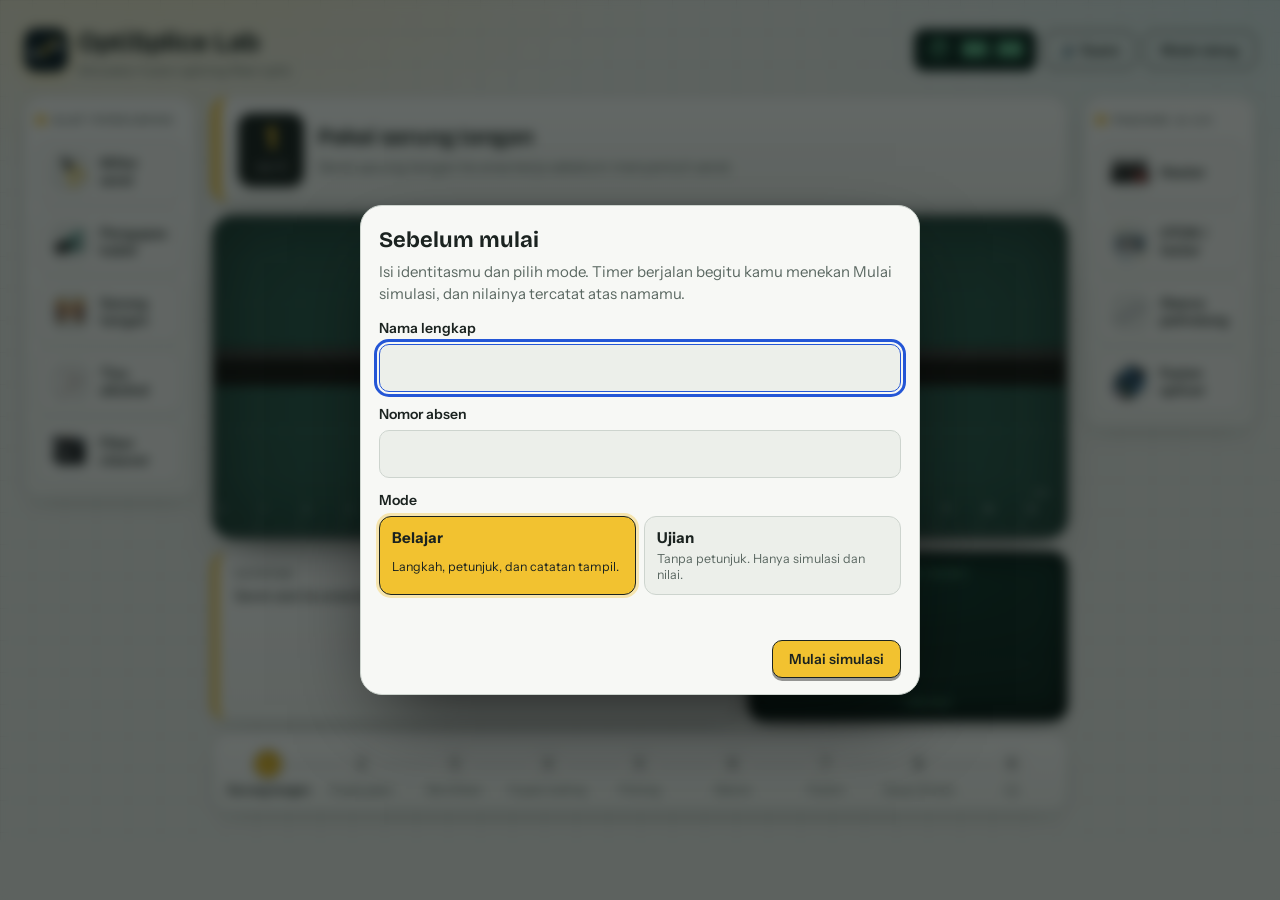
<file: simulasi.html>
<!DOCTYPE html>
<html lang="id">
<head>
<meta charset="UTF-8">
<meta name="viewport" content="width=device-width, initial-scale=1, viewport-fit=cover">
<meta name="color-scheme" content="light dark">
<title>Simulasi — OptiSplice Lab</title>
<link rel="preconnect" href="https://fonts.googleapis.com">
<link rel="preconnect" href="https://fonts.gstatic.com" crossorigin>
<link href="https://fonts.googleapis.com/css2?family=Bricolage+Grotesque:wght@600;700&family=Instrument+Sans:wght@400;500;600&family=Share+Tech+Mono&display=swap" rel="stylesheet">
<link rel="icon" type="image/svg+xml" href="img/logo/logo-mark.svg">
<link rel="stylesheet" href="css/base.css">
<link rel="stylesheet" href="css/simulasi.css">
<link rel="stylesheet" href="css/sesi.css">
</head>
<body>
<div class="app">
  
  <header class="top">
    <a class="brand" href="index.html" aria-label="OptiSplice Lab, kembali ke beranda">
      <img src="img/logo/logo-mark.svg" width="44" height="44" alt="">
      <div><h1>OptiSplice Lab</h1><small>Simulator fusion splicing fiber optic</small></div>
    </a>
    <div style="display:flex;gap:8px">
      <button class="btn alt" id="btnSound" aria-pressed="true">🔊 Suara</button>
      <button class="btn alt" id="btnReset">Mulai ulang</button>
    </div>
  </header>

  <main class="layout">
    <section class="rack l" aria-label="Alat persiapan">
      <h2>Alat persiapan</h2>
      <div class="rack-grid" id="rackL"></div>
    </section>

    <section class="stage">
      <div class="instr" id="instr" aria-live="polite">
        <div class="num"><b id="instrNum">1</b><span id="instrTotal">dari 9</span></div>
        <div><h3 id="instrTitle"></h3><p id="instrDesc"></p></div>
        <button class="btn" id="btnAgain" hidden>Ulangi simulasi</button>
      </div>

      <div class="bench" id="bench" tabindex="0" role="button" aria-label="Area kerja. Ketuk untuk memakai alat yang dipilih.">
        <svg viewBox="0 0 800 300" class="mat-svg" preserveAspectRatio="xMidYMid meet" aria-hidden="true">
          <defs>
            <pattern id="pg" width="40" height="40" patternUnits="userSpaceOnUse"><path d="M40 0H0V40" fill="none" stroke="#fff" stroke-opacity=".10"/></pattern>
            <pattern id="pg5" width="200" height="200" patternUnits="userSpaceOnUse"><path d="M200 0H0V200" fill="none" stroke="#fff" stroke-opacity=".22"/></pattern>
            <radialGradient id="wg"><stop offset="0" stop-color="#fff" stop-opacity="1"/><stop offset=".4" stop-color="#B9E9FF" stop-opacity=".8"/><stop offset="1" stop-color="#B9E9FF" stop-opacity="0"/></radialGradient>
          </defs>
          <rect width="800" height="300" fill="#2C5A4D"/>
          <rect width="800" height="300" fill="url(#pg)"/>
          <rect width="800" height="300" fill="url(#pg5)"/>
          <g id="ruler" class="mat-text"></g>
        </svg>
        <img class="cleaver" id="cleaverEl" alt="">
        <svg viewBox="0 0 800 300" id="benchSvg" class="over-svg" preserveAspectRatio="xMidYMid meet" aria-hidden="true">

          <g id="dragL" class="drag"><g id="cableL"></g></g>
          <g id="dragR" class="drag"><g id="cableR" transform="translate(800 0) scale(-1 1)"></g></g>

          <!-- ukuran -->
          <g class="dim dim-jacket"><line x1="260" y1="188" x2="380" y2="188"/><line x1="260" y1="182" x2="260" y2="194"/><line x1="380" y1="182" x2="380" y2="194"/><text x="320" y="209">jaket terkupas 30 mm</text></g>
          <g class="dim dim-glass-a"><line x1="320" y1="112" x2="380" y2="112"/><line x1="320" y1="106" x2="320" y2="118"/><line x1="380" y1="106" x2="380" y2="118"/><text x="350" y="100">kaca 15 mm</text></g>
          <g class="dim dim-glass-b"><line x1="320" y1="112" x2="365" y2="112"/><line x1="320" y1="106" x2="320" y2="118"/><line x1="365" y1="106" x2="365" y2="118"/><text x="342" y="100">setelah potong 11 mm</text></g>

          <!-- titik sambungan -->
          <circle id="weldFlash" cx="400" cy="140" r="34" fill="url(#wg)"/>
          <circle id="weld" cx="400" cy="140" r="3.2"/>

          <!-- sleeve -->
          <g id="slideTarget"><rect x="336" y="112" width="128" height="56" rx="10"/><text x="400" y="188">Geser sleeve ke sini</text></g>
          <g id="sleeve">
            <g class="sl-body">
              <rect class="sl-shell" x="-400" y="110" width="520" height="58" rx="13"/>
              <rect class="sl-rod" x="-400" y="115" width="504" height="5.5" rx="1.7"/>
            </g>
          </g>
        </svg>
        <img class="otdr-dev l" id="otdrDevL" alt="">
        <img class="otdr-dev r" id="otdrDevR" alt="">
        <svg viewBox="0 0 800 300" id="otdrSvg" class="over-svg" preserveAspectRatio="xMidYMid meet" aria-hidden="true">
          <line class="otdr-lead" id="otdrLeadL" x1="176" y1="146" x2="224" y2="146"/>
          <line class="otdr-lead" id="otdrLeadR" x1="624" y1="146" x2="576" y2="146"/>
          <line class="otdr-glow" x1="176" y1="146" x2="624" y2="146"/>
          <circle id="otdrRing" cx="400" cy="146" r="14"/>
          <g id="otdrPulseG" style="opacity:0"><circle id="otdrPulse" cx="0" cy="146" r="7" fill="#FF4D4D"/><circle id="otdrPulseHalo" cx="0" cy="146" r="14" fill="#FF4D4D" opacity=".3"/></g>
          <text class="otdr-status" id="otdrStL" x="88" y="290"></text>
          <text class="otdr-status" id="otdrStR" x="712" y="290"></text>
        </svg>
        <div class="cleave-slot" id="cleaveSlot"></div>
        <div class="strip-target" id="stripTargetL"></div>
        <div class="strip-target" id="stripTargetR"></div>
        <div class="chip">🧤 Sarung tangan terpasang</div>
        <div class="fxlayer" id="fxlayer"></div>
      </div>

      <div class="readout">
        <div class="log"><b>Catatan</b><span id="log"></span></div>
        <div class="meter">
          <div class="lab">Redaman sambungan (OTDR / tester)</div>
          <div class="val"><span id="mVal">--.--</span><small>dB</small></div>
          <div class="q" id="mQ">Belum diuji</div>
          <svg viewBox="0 0 240 56" preserveAspectRatio="none" aria-hidden="true">
            <line class="trace-grid" x1="0" y1="14" x2="240" y2="14"/><line class="trace-grid" x1="0" y1="28" x2="240" y2="28"/><line class="trace-grid" x1="0" y1="42" x2="240" y2="42"/>
            <path id="trace" class="trace" pathLength="1" d="M0 10 L112 18 L112 18 L240 26"/>
            <text class="trace-lbl" x="116" y="53">sambungan</text>
          </svg>
        </div>
      </div>

      <ol class="rail" id="rail" aria-label="Kemajuan langkah"></ol>
    </section>

    <section class="rack r" aria-label="Pasang dan uji">
      <h2>Pasang &amp; uji</h2>
      <div class="rack-grid" id="rackR"></div>
    </section>
  </main>
</div>

<!-- Fusion splicer -->
<dialog id="splicerDlg" aria-labelledby="spTitle">
  <div class="dlg">
    <h2 id="spTitle">Mesin fusion splicer</h2>
    <p>Masukkan kedua ujung serat ke penjepit, tutup penutup, lalu mesin melebur sambungan dengan busur listrik.</p>
    <svg viewBox="0 0 480 290" role="img" aria-label="Mesin fusion splicer">
      <defs><clipPath id="winClip"><rect x="62" y="136" width="206" height="80" rx="6"/></clipPath>
        <radialGradient id="arcG"><stop offset="0" stop-color="#fff"/><stop offset=".35" stop-color="#CDBEFF" stop-opacity=".85"/><stop offset="1" stop-color="#8B7CFF" stop-opacity="0"/></radialGradient></defs>
      <rect class="m-body" x="30" y="100" width="420" height="176" rx="18"/>
      <rect class="m-monitor" x="290" y="12" width="160" height="108" rx="10"/>
      <rect class="m-lcd" x="300" y="22" width="140" height="88" rx="4"/>
      <text class="lcd1" id="lcd1" x="308" y="48">SIAP</text>
      <text class="lcd2" id="lcd2" x="308" y="68">Masukkan serat</text>
      <rect class="m-recess" x="54" y="128" width="222" height="96" rx="8"/>
      <g clip-path="url(#winClip)">
        <g class="m-fib" id="mFibL"><line class="co" x1="0" y1="176" x2="105" y2="176"/><line class="gl" x1="105" y1="176" x2="165" y2="176"/></g>
        <g class="m-fib" id="mFibR"><line class="gl" x1="165" y1="176" x2="225" y2="176"/><line class="co" x1="225" y1="176" x2="330" y2="176"/></g>
        <path class="m-elec" d="M159 128 L173 128 L167 158 Z"/>
        <path class="m-elec" d="M159 224 L173 224 L167 194 Z"/>
        <g class="m-arc" id="mArc"><circle cx="166" cy="176" r="26" fill="url(#arcG)"/><polyline points="167,158 161,166 172,171 161,177 172,183 165,188 167,194" fill="none" stroke="#fff" stroke-width="2.4"/></g>
      </g>
      <rect class="m-lid" id="mLid" x="50" y="122" width="230" height="108" rx="8"/>
      <circle class="m-led r" id="ledR" cx="60" cy="252" r="6"/>
      <circle class="m-led g" id="ledG" cx="82" cy="252" r="6"/>
      <text class="m-label" x="330" y="258">SPLICER</text>
    </svg>
    <div class="actions">
      <button class="btn alt" id="btnSpCancel">Batal</button>
      <button class="btn" id="btnSplice">Masukkan serat ke penjepit</button>
    </div>
  </div>
</dialog>

<!-- Heater -->
<dialog id="heaterDlg" aria-labelledby="htTitle">
  <div class="dlg">
    <h2 id="htTitle">Heater sleeve pelindung</h2>
    <p>Sleeve sudah digeser ke titik sambungan dan diletakkan di heater. Pemanasan membuat sleeve menyusut dan melindungi serat.</p>
    <svg viewBox="0 0 480 190" role="img" aria-label="Heater sleeve">
      <rect class="h-body" x="40" y="30" width="400" height="130" rx="16"/>
      <rect class="h-chan" x="60" y="82" width="390" height="46" rx="8"/>
      <rect id="hGlow" x="60" y="82" width="360" height="46" rx="8" fill="#FF7A2B" opacity="0"/>
      <line x1="0" y1="105" x2="480" y2="105" stroke="#E8772E" stroke-width="4"/>
      <g id="hSleeveG">
        <rect id="hSleeveBody" x="-50" y="85" width="700" height="40" rx="11" fill="rgba(196,228,245,.6)" stroke="rgba(255,255,255,.8)" stroke-width="1.2"/>
        <rect x="196" y="109" width="88" height="3" rx="1.5" fill="#B9C0C6"/>
      </g>
      <rect class="h-lid" id="hLid" x="52" y="76" width="376" height="58" rx="8"/>
      <text class="m-label" x="60" y="150">HEATER</text>
    </svg>
    <div class="progress"><i id="heatBar"></i></div>
    <div class="heat-row"><span id="heatLabel">Siap memanaskan</span><b id="heatTemp">25 °C</b></div>
    <div class="actions">
      <button class="btn alt" id="btnHtCancel">Batal</button>
      <button class="btn" id="btnHeat">Mulai pemanasan</button>
    </div>
  </div>
</dialog>

<div class="toast" id="toast" role="status" aria-live="polite"></div>

<script src="js/simulasi.js"></script>
<script src="js/sesi_siswa.js"></script>
</body>
</html>
</file>
<file: css/base.css>
/* base.css — token warna, reset, tipografi, dan tombol. Dipakai index.html (beranda) dan simulasi.html. */
:root{
  --bg:#ECEFEA; --panel:#F7F8F5; --ink:#1B2320; --muted:#5B6862; --line:#CDD4CE;
  --yellow:#F2C230; --on-yellow:#1B2320; --ok:#1E7F55; --err:#B93A2B; --focus:#2456D6;
  box-sizing:border-box;
  padding-top:env(safe-area-inset-top,0px);
  padding-bottom:env(safe-area-inset-bottom,0px);
}
@media (prefers-color-scheme: dark){
  :root:not([data-theme="light"]){
    --bg:#101513; --panel:#17201C; --ink:#E7ECE8; --muted:#95A29B; --line:#2B3831;
    --focus:#7FA2FF; --ok:#4CC28A; --err:#FF7B69;
  }
}
:root[data-theme="dark"]{
  --bg:#101513; --panel:#17201C; --ink:#E7ECE8; --muted:#95A29B; --line:#2B3831;
  --focus:#7FA2FF; --ok:#4CC28A; --err:#FF7B69;
}
*{box-sizing:border-box}
html{scroll-padding-top:env(safe-area-inset-top,0px);background:var(--bg)}
body{margin:0;background:var(--bg);color:var(--ink);font:400 15px/1.5 "Instrument Sans",system-ui,-apple-system,"Segoe UI",sans-serif;-webkit-font-smoothing:antialiased}
[hidden]{display:none!important}
:focus-visible{outline:3px solid var(--focus);outline-offset:2px}
h1,h2,h3{font-family:"Bricolage Grotesque","Instrument Sans",system-ui,sans-serif;margin:0}
.btn{appearance:none;border:1.5px solid var(--ink);background:var(--ink);color:var(--bg);font:600 14px/1 "Instrument Sans",system-ui,sans-serif;padding:11px 16px;border-radius:8px;cursor:pointer}
.btn.alt{background:transparent;color:var(--ink)}
.btn:disabled{opacity:.45;cursor:not-allowed}
.btn:hover:not(:disabled){filter:brightness(1.12)}
/* ===== TEMA VISUAL BARU ===== */
:root{
  --shadow:0 1px 0 rgba(255,255,255,.7) inset,0 8px 22px -10px rgba(20,40,32,.3);
  --card-bg:linear-gradient(180deg,#FCFDFB,#F1F4EF);
  --page-glow:rgba(242,194,48,.18);
  --grid-line:rgba(27,35,32,.05);
}
@media (prefers-color-scheme: dark){
  :root:not([data-theme="light"]){
    --shadow:0 1px 0 rgba(255,255,255,.05) inset,0 12px 28px -12px rgba(0,0,0,.65);
    --card-bg:linear-gradient(180deg,#1C2822,#151E1A);
    --page-glow:rgba(242,194,48,.09);
    --grid-line:rgba(255,255,255,.035);
  }
}
:root[data-theme="dark"]{
  --shadow:0 1px 0 rgba(255,255,255,.05) inset,0 12px 28px -12px rgba(0,0,0,.65);
  --card-bg:linear-gradient(180deg,#1C2822,#151E1A);
  --page-glow:rgba(242,194,48,.09);
  --grid-line:rgba(255,255,255,.035);
}
body{
  background:
    radial-gradient(900px 420px at 12% -8%,var(--page-glow),transparent 60%),
    radial-gradient(800px 420px at 100% 0%,rgba(92,200,224,.12),transparent 60%),
    linear-gradient(var(--grid-line) 1px,transparent 1px) 0 0/32px 32px,
    linear-gradient(90deg,var(--grid-line) 1px,transparent 1px) 0 0/32px 32px,
    var(--bg);
  background-attachment:fixed;
}
/* tombol */
.btn{border-radius:10px;background:var(--yellow);border-color:#1B2320;color:#1B2320;box-shadow:0 3px 0 rgba(0,0,0,.4);transition:transform .08s,box-shadow .08s,filter .15s}
.btn:active:not(:disabled){transform:translateY(3px);box-shadow:0 0 0 rgba(0,0,0,.4)}
.btn.alt{background:transparent;color:var(--ink);border-color:var(--ink);box-shadow:none}
.btn.alt:active:not(:disabled){transform:none}
</file>
<file: css/situs.css>
/* situs.css — komponen yang dipakai semua halaman: navigasi, bagian umum, daftar langkah, ajakan akhir, footer. */
:root{
  --bench:#2C5A4D; --bench-deep:#10201A;
  --mat:linear-gradient(rgba(255,255,255,.09) 1px,transparent 1px) 0 0/40px 40px,linear-gradient(90deg,rgba(255,255,255,.09) 1px,transparent 1px) 0 0/40px 40px,var(--bench);
}
.skip{position:absolute;left:12px;top:-60px;z-index:50;background:var(--ink);color:var(--bg);padding:10px 14px;border-radius:8px;font-weight:600}
.skip:focus{top:12px}
a.btn{display:inline-flex;align-items:center;justify-content:center;text-decoration:none}
.btn.lg{padding:16px 24px;font-size:16px;border-radius:12px}

/* ---------- navigasi ---------- */
.nav-wrap{position:sticky;top:0;z-index:30;padding:12px clamp(12px,2vw,24px)}
.nav{max-width:1240px;margin:0 auto;display:flex;align-items:center;gap:16px;background:#b3e1c4;color:#14212B;border:1.5px solid rgba(20,33,43,.12);border-radius:18px;padding:8px 10px 8px 16px;box-shadow:0 10px 28px -14px rgba(0,0,0,.45)}
.logo{display:block;line-height:0}
.logo img{height:46px;width:auto}
.nav ul{display:flex;gap:2px;list-style:none;margin:0 auto 0 14px;padding:0}
.nav ul a{display:block;padding:9px 13px;border-radius:9px;color:inherit;text-decoration:none;font-weight:500}
.nav ul a:hover{background:#EEF1F2}

/* ---------- bagian umum ---------- */
.sec{max-width:1240px;margin:0 auto;padding:clamp(44px,7vw,92px) clamp(12px,2vw,24px) 0}
.sec-head h2{font-size:clamp(28px,3.6vw,46px);line-height:1.05;letter-spacing:-.025em;margin-bottom:10px}
.sec-head p{color:var(--muted);font-size:17px;max-width:58ch;margin:0 0 28px}

/* ---------- daftar langkah (rail) ---------- */
.rail{list-style:none;margin:0;padding:0}
.rail li{position:relative;display:grid;grid-template-columns:44px 1fr;gap:16px;padding-bottom:24px}
.rail li::before{content:"";position:absolute;left:21px;top:46px;bottom:2px;width:2px;background:var(--line)}
.rail li:last-child::before{display:none}
.rail b{display:grid;place-items:center;width:44px;height:44px;border-radius:50%;background:var(--yellow);color:#1B2320;border:2px solid #1B2320;font:700 18px "Bricolage Grotesque",sans-serif}
.rail li:last-child b{background:var(--ok);border-color:var(--ok);color:#fff}
.rail h3{font-size:20px;margin:7px 0 2px}
.rail p{margin:0;color:var(--muted)}

/* ---------- ajakan akhir & footer ---------- */
.final{max-width:1240px;margin:clamp(48px,8vw,96px) auto 0;padding:0 clamp(12px,2vw,24px)}
.final-in{display:flex;flex-wrap:wrap;align-items:center;justify-content:space-between;gap:20px;padding:clamp(28px,5vw,56px);border-radius:26px;border:3px solid var(--bench-deep);color:#fff;background:radial-gradient(circle at 88% 50%,rgba(185,233,255,.4),transparent 34%),var(--mat);box-shadow:inset 0 0 90px rgba(0,0,0,.45)}
.final h2{font-size:clamp(26px,3.4vw,42px);letter-spacing:-.02em;max-width:18ch}
.foot{margin-top:clamp(48px,8vw,96px);background:var(--bench-deep);color:#C9D3CD}
.foot-in{max-width:1240px;margin:0 auto;padding:28px clamp(12px,2vw,24px);display:flex;flex-wrap:wrap;align-items:center;justify-content:space-between;gap:18px 32px}
.foot .brand{display:flex;align-items:center;gap:12px}
.foot .brand img{border-radius:10px}
.foot strong{display:block;color:#fff;font:700 18px "Bricolage Grotesque",sans-serif}
.foot small{font-size:13px;color:#9FB0A7}
.foot nav{display:flex;flex-wrap:wrap;gap:6px 20px}
.foot nav a{color:#E7ECE8;text-decoration:none}
.foot nav a:hover{text-decoration:underline}

/* ---------- responsif bersama ---------- */
@media (max-width:760px){
  .nav ul{display:none}
  .nav .btn{margin-left:auto}
  .logo img{height:40px}
}
</file>
<file: css/landing.css>
/* landing.css — khusus beranda (index.html): hero, papan alat, langkah, mode dan nilai, materi. Komponen bersama ada di situs.css. */
/* ---------- hero ---------- */
.hero{max-width:1240px;margin:0 auto;padding:clamp(24px,5vw,64px) clamp(12px,2vw,24px) 36px;display:grid;grid-template-columns:minmax(0,.85fr) minmax(0,1.15fr);gap:clamp(24px,4vw,56px);align-items:center}
.hero h1{font-size:clamp(38px,5.6vw,70px);line-height:1;letter-spacing:-.035em;margin-bottom:18px}
.lead{font-size:clamp(16px,1.5vw,19px);color:var(--muted);max-width:46ch;margin:0 0 26px}
.cta{display:flex;flex-wrap:wrap;gap:12px}
.note{margin:14px 0 0;font-size:14px;color:var(--muted)}
.hero-bench{position:relative;margin:0 0 34px}
.bench{position:relative;overflow:hidden;border-radius:22px;border:3px solid var(--bench-deep);box-shadow:0 0 0 1.5px var(--line),0 26px 44px -24px rgba(0,0,0,.6)}
.bench::after{content:"";position:absolute;inset:0;pointer-events:none;box-shadow:inset 0 0 80px rgba(0,0,0,.45),inset 0 2px 0 rgba(255,255,255,.1)}
.bench svg{display:block;width:100%;height:auto}

/* keadaan akhir (dipakai bila animasi dimatikan) */
.flash{opacity:0;transform-box:fill-box;transform-origin:center}
.hsleeve rect{transform-box:view-box;transform-origin:400px 140px;transform:scaleY(.62)}
.hsleeve .shell{fill:rgba(222,242,252,.72);stroke:rgba(255,255,255,.8);stroke-width:1.2}
.dim{opacity:0}

/* satu adegan: kabel bertemu, busur, sleeve, hasil ukur */
@media (prefers-reduced-motion:no-preference){
  .scene{animation:scene 9s ease-in-out infinite}
  .hl,.hr{animation:join 9s ease-in-out infinite}
  .flash{animation:arc 9s ease-out infinite}
  .weld{animation:weld 9s linear infinite}
  .hsleeve{animation:sleeveIn 9s ease-out infinite}
  .hsleeve rect{animation:shrink 9s ease-in-out infinite}
  .dim{animation:dim 9s linear infinite}
  .lcd .a{animation:lcdA 9s linear infinite}
  .lcd .b{animation:lcdB 9s linear infinite}
}
@keyframes scene{0%{opacity:0}5%,93%{opacity:1}100%{opacity:0}}
@keyframes join{0%,8%{transform:translateX(-56px)}40%,100%{transform:none}}
@keyframes arc{0%,40%{opacity:0;transform:scale(.2)}44%{opacity:1;transform:scale(1)}49%{opacity:.3}53%{opacity:1}58%{opacity:.35}64%{opacity:.9}72%,100%{opacity:0;transform:scale(1.7)}}
@keyframes weld{0%,41%{opacity:0}42%,100%{opacity:1}}
@keyframes sleeveIn{15%,56%{opacity:0;transform:translateX(-80px)}66%,100%{opacity:1;transform:none}}
@keyframes shrink{0%,76%{transform:scaleY(1)}88%,100%{transform:scaleY(.71)}}
@keyframes dim{0%,8%{opacity:0}14%,32%{opacity:1}42%,100%{opacity:0}}
@keyframes lcdA{0%,87%{opacity:1}87.1%,100%{opacity:0}}
@keyframes lcdB{0%,87%{opacity:0}87.1%,100%{opacity:1}}

.lcd{position:absolute;right:18px;bottom:-34px;width:min(270px,62%);display:grid;padding:12px 14px;border-radius:16px;color:#8CFFC0;border:1.5px solid #040D0A;background:repeating-linear-gradient(0deg,rgba(140,255,192,.06) 0 1px,transparent 1px 3px),radial-gradient(120% 100% at 50% 0%,#12382E,#0A1C17);box-shadow:inset 0 0 26px rgba(0,0,0,.65),0 14px 26px -12px rgba(0,0,0,.65)}
.lcd .lab{font-size:12px;opacity:.75}
.lcd .val{display:flex;align-items:baseline;gap:6px;font:400 44px/1.1 "Share Tech Mono",ui-monospace,monospace;text-shadow:0 0 14px rgba(140,255,192,.6)}
.lcd small{font-size:16px;opacity:.8}
.lcd .st{display:grid}
.lcd .st i,.lcd .q i{grid-area:1/1;font-style:normal}
.lcd .q{display:grid;font-size:13px;min-height:1.4em}
.lcd .a{opacity:0}

/* ---------- alat: papan kerja ---------- */
.board{display:grid;grid-template-columns:repeat(12,minmax(0,1fr));grid-template-rows:208px 208px 168px;gap:clamp(10px,1.6vw,18px);padding:clamp(14px,2.4vw,26px);border-radius:24px;border:3px solid var(--bench-deep);background:var(--mat);box-shadow:inset 0 0 90px rgba(0,0,0,.45),0 26px 44px -26px rgba(0,0,0,.6)}
.t{margin:0;display:flex;flex-direction:column;gap:8px;min-width:0;min-height:0}
.t img{flex:1;min-height:0;width:100%;object-fit:contain;filter:drop-shadow(0 12px 12px rgba(0,0,0,.4))}
.t figcaption{display:flex;align-items:center;gap:9px;align-self:flex-start;background:#F7F8F5;color:#5B6862;border-radius:10px;padding:6px 11px 6px 7px;font-size:13px;line-height:1.2}
.t figcaption b{flex:none;display:grid;place-items:center;width:24px;height:24px;border-radius:50%;background:var(--yellow);border:1.5px solid #1B2320;color:#1B2320;font:700 13px "Bricolage Grotesque",sans-serif}
.t figcaption strong{display:block;color:#1B2320;font-size:14px}
.splicer{grid-area:1/1/3/6}.otdr{grid-area:1/6/3/9}.heater{grid-area:1/9/2/13}.cleaver{grid-area:2/9/3/13}
.gloves{grid-area:3/1/4/3}.stripper{grid-area:3/3/4/5}.miller{grid-area:3/5/4/7}.tissue{grid-area:3/7/4/9}.sleeve{grid-area:3/9/4/13}

/* ---------- langkah ---------- */
.steps{display:grid;grid-template-columns:minmax(0,.8fr) minmax(0,1.2fr);column-gap:clamp(24px,5vw,72px);align-items:start}
.steps .sec-head{position:sticky;top:96px}

/* ---------- mode dan nilai ---------- */
.nilai{display:grid;grid-template-columns:minmax(0,1fr) minmax(0,1.05fr);gap:clamp(16px,3vw,32px);align-items:start}
.modes{display:grid;gap:14px}
.mode{padding:16px 18px;background:var(--card-bg);border:1.5px solid var(--line);border-left:8px solid var(--yellow);border-radius:16px;box-shadow:var(--shadow)}
.mode.ujian{border-left-color:var(--ink)}
.mode h3{font-size:21px;margin-bottom:4px}
.mode p{margin:0;color:var(--muted)}
.grades{display:flex;flex-wrap:wrap;gap:8px;margin:4px 0 0}
.grades span{padding:6px 12px 6px 7px;border:1.5px solid var(--line);border-radius:999px;background:var(--panel);font-size:14px;color:var(--muted)}
.grades b{display:inline-grid;place-items:center;width:22px;height:22px;margin-right:6px;border-radius:50%;background:var(--ink);color:var(--bg);font-size:12px}
.ticket{padding:20px;background:var(--card-bg);border:1.5px solid var(--line);border-radius:20px;box-shadow:var(--shadow)}
.t-top{display:grid;grid-template-columns:auto 1fr;gap:16px;align-items:center;margin-bottom:12px}
.score{padding:12px 18px;border-radius:16px;background:#1B2320;text-align:center}
.score b{display:block;font:700 56px/1 "Bricolage Grotesque",sans-serif;color:var(--yellow)}
.score span{font-size:12.5px;color:rgba(255,255,255,.75)}
.ticket dl{display:grid;grid-template-columns:auto 1fr;gap:2px 12px;margin:0;font-size:14px}
.ticket dt{color:var(--muted)}
.ticket dd{margin:0;font-weight:600}
.row{display:flex;justify-content:space-between;gap:10px;margin-top:10px;font-size:14px}
.bar{height:8px;margin-top:4px;border-radius:99px;background:var(--line);overflow:hidden}
.bar i{display:block;height:100%;background:var(--ok)}
.code{margin:14px 0 0;font:400 13px "Share Tech Mono",ui-monospace,monospace;color:var(--muted)}

/* ---------- materi (daftar topik) ---------- */
.materi{display:grid;grid-template-columns:minmax(0,1fr) minmax(0,1fr);gap:clamp(14px,2.4vw,28px)}
.track{padding:20px 22px 12px;border-radius:22px}
.track h3{display:flex;align-items:center;gap:12px;margin-bottom:8px;font-size:24px}
.track h3 b{display:grid;place-items:center;width:36px;height:36px;border-radius:50%;background:var(--yellow);border:2px solid #1B2320;color:#1B2320;font-size:17px}
.track ul{list-style:none;margin:0;padding:0}
.track li+li{border-top:1px solid var(--line)}
.track a{display:block;padding:11px 0;color:inherit;text-decoration:none}
.track a:hover strong{text-decoration:underline}
.track strong{display:block;font-size:17px}
.track.a{background:var(--card-bg);border:1.5px solid var(--line);border-left:8px solid var(--yellow);box-shadow:var(--shadow)}
.track.a a{color:var(--muted)}
.track.a strong{color:var(--ink)}
.track.b{border:3px solid var(--bench-deep);background:var(--mat);box-shadow:inset 0 0 80px rgba(0,0,0,.45);color:#D5E3DC}
.track.b h3,.track.b strong{color:#fff}
.track.b li+li{border-color:rgba(255,255,255,.18)}
.materi-cta{margin:24px 0 0}

/* ---------- responsif ---------- */
@media (max-width:900px){
  .hero,.steps,.nilai,.materi{grid-template-columns:1fr}
  .steps .sec-head{position:static}
}
@media (max-width:760px){
  .board{grid-template-columns:repeat(2,minmax(0,1fr));grid-template-rows:none;grid-auto-rows:190px}
  .t{grid-area:auto}
  .splicer{grid-column:span 2;grid-row:span 2}
}
@media (max-width:520px){
  .hero-bench{margin-bottom:0}
  .lcd{position:relative;right:auto;bottom:auto;width:auto;margin:-22px 14px 0}
  .t-top{grid-template-columns:1fr}
}
</file>
<file: css/materi.css>
/* materi.css — khusus halaman materi (materi.html). Komponen bersama ada di situs.css. */
.m-hero{max-width:1240px;margin:0 auto;padding:clamp(24px,5vw,56px) clamp(12px,2vw,24px) 8px}
.m-hero h1{font-size:clamp(34px,5vw,60px);line-height:1.03;letter-spacing:-.03em;max-width:20ch;margin-bottom:16px}
.lead{font-size:clamp(16px,1.5vw,19px);color:var(--muted);max-width:60ch;margin:0 0 24px}
.cta{display:flex;flex-wrap:wrap;gap:12px}

/* ---------- tata letak: daftar isi + isi ---------- */
.m-wrap{max-width:1240px;margin:0 auto;padding:28px clamp(12px,2vw,24px) 0;display:grid;grid-template-columns:260px minmax(0,1fr);gap:clamp(24px,4vw,56px);align-items:start}
.toc{position:sticky;top:92px;max-height:calc(100vh - 110px);overflow:auto;padding:16px;background:var(--card-bg);border:1.5px solid var(--line);border-radius:18px;box-shadow:var(--shadow)}
.toc p{margin:16px 0 6px;font:700 15px "Bricolage Grotesque",sans-serif;color:var(--ink)}
.toc p:first-child{margin-top:0}
.toc ol{margin:0;padding-left:30px}
.toc li::marker{color:var(--muted);font-size:13px}
.toc a{display:block;padding:5px 8px;border-radius:8px;color:var(--ink);text-decoration:none;font-size:14.5px}
.toc a:hover{background:var(--panel)}
.toc a.on{background:var(--yellow);color:var(--on-yellow);font-weight:600}
.m-body{min-width:0;max-width:820px}
.m-sec>p{max-width:72ch}

/* ---------- judul bagian & subbagian ---------- */
.part{padding:22px 24px;border-radius:20px;border:3px solid var(--bench-deep);background:var(--mat);color:#fff;box-shadow:inset 0 0 80px rgba(0,0,0,.45)}
.m-body>.part:not(:first-child){margin-top:64px}
.part h2{margin:0 0 4px;font-size:clamp(24px,3vw,34px);color:#fff}
.part p{margin:0;color:#D5E3DC}
.m-sec{padding-top:36px;scroll-margin-top:92px}
.m-sec h2{display:flex;align-items:center;gap:12px;margin-bottom:12px;font-size:clamp(24px,2.8vw,32px);line-height:1.1;letter-spacing:-.02em}
.no{flex:none;display:grid;place-items:center;width:38px;height:38px;border-radius:50%;background:var(--yellow);color:#1B2320;border:2px solid #1B2320;font:700 17px "Bricolage Grotesque",sans-serif}
.m-sec h3{margin:20px 0 6px;font-size:18px}
.m-sec p,.m-sec li{font-size:17px;line-height:1.65}
.m-sec p{margin:0 0 14px;color:var(--ink)}
.m-sec ul,.m-sec ol.tahap{margin:0 0 16px;padding-left:22px}
.m-sec li{margin-bottom:6px}

/* ---------- kotak-kotak isi ---------- */
.duo{display:grid;grid-template-columns:1fr 1fr;gap:16px;margin:16px 0}
.duo>div{padding:14px 18px;border:1.5px solid var(--line);border-radius:16px;background:var(--card-bg)}
.duo h3{margin-top:0}
.duo ul{margin:0;padding-left:20px}
.m-sec p.tip{padding:14px 18px;border:1.5px solid var(--line);border-left:8px solid var(--yellow);border-radius:14px;background:var(--card-bg)}
.m-sec p.rumus{padding:14px 18px;border-radius:14px;background:#1B2320;color:var(--yellow);text-align:center;font:400 clamp(16px,2vw,20px)/1.4 "Share Tech Mono",ui-monospace,monospace}
.diagram{margin:18px 0;padding:18px;border-radius:20px;border:3px solid var(--bench-deep);background:var(--mat);box-shadow:inset 0 0 70px rgba(0,0,0,.4)}
.diagram svg{display:block;width:100%;max-width:560px;height:auto;margin:0 auto}
.diagram figcaption{margin-top:10px;text-align:center;font-size:14px;color:#D5E3DC}
pre.lcd{margin:14px 0 18px;padding:16px 18px;overflow-x:auto;border-radius:16px;color:#8CFFC0;border:1.5px solid #040D0A;background:repeating-linear-gradient(0deg,rgba(140,255,192,.06) 0 1px,transparent 1px 3px),radial-gradient(120% 100% at 50% 0%,#12382E,#0A1C17);box-shadow:inset 0 0 26px rgba(0,0,0,.65);font:400 clamp(13px,2.4vw,17px)/1.7 "Share Tech Mono",ui-monospace,monospace;text-shadow:0 0 12px rgba(140,255,192,.5)}

/* ---------- tabel ---------- */
.scroll{margin:14px 0 18px;overflow-x:auto;border:1.5px solid var(--line);border-radius:16px;background:var(--card-bg)}
table{width:100%;min-width:520px;border-collapse:collapse;font-size:15.5px}
th,td{padding:11px 14px;text-align:left;vertical-align:top;border-bottom:1px solid var(--line)}
thead th{background:var(--ink);color:var(--bg);font:700 15px "Bricolage Grotesque",sans-serif}
tbody th{font-weight:600;white-space:nowrap}
tbody tr:last-child>*{border-bottom:0}

/* ---------- daftar khusus ---------- */
ul.alat{list-style:none;padding:0}
ul.alat li{padding:10px 0;border-bottom:1px solid var(--line)}
.m-sec .rail li{margin:0;padding-bottom:24px;line-height:normal}
.m-sec .rail h3{margin:7px 0 2px;font-size:20px}
.m-sec .rail p{margin:0;color:var(--muted)}
.istilah{display:grid;grid-template-columns:minmax(110px,max-content) 1fr;margin:0;overflow:hidden;border:1.5px solid var(--line);border-radius:16px;background:var(--card-bg)}
.istilah dt,.istilah dd{margin:0;padding:11px 16px;border-bottom:1px solid var(--line)}
.istilah dt{font-weight:600}
.istilah dt:last-of-type,.istilah dd:last-of-type{border-bottom:0}
.kuis{display:grid;gap:10px}
.kuis details{padding:0 16px;border:1.5px solid var(--line);border-radius:14px;background:var(--card-bg)}
.kuis details[open]{border-color:var(--ink)}
.kuis summary{display:flex;justify-content:space-between;gap:10px;padding:14px 0;list-style:none;cursor:pointer;font-weight:600;font-size:17px}
.kuis summary::-webkit-details-marker{display:none}
.kuis summary::after{content:"+";font:700 22px/1 "Bricolage Grotesque",sans-serif;color:var(--muted)}
.kuis details[open] summary::after{content:"−"}
.kuis details p{margin:0 0 14px;color:var(--muted)}

/* ---------- responsif ---------- */
@media (max-width:980px){
  .m-wrap{grid-template-columns:1fr}
  .toc{position:static;max-height:none}
  .toc ol{columns:2}
}
@media (max-width:640px){
  .duo{grid-template-columns:1fr}
  .toc ol{columns:1}
  .istilah{grid-template-columns:1fr}
  .istilah dt{padding-bottom:0;border-bottom:0}
}
</file>
<file: css/simulasi.css>
/* simulasi.css — tampilan halaman simulasi: rak alat, area kerja, meter, rel langkah, dialog. */

.app{max-width:1320px;margin:0 auto;padding:0 clamp(12px,2vw,24px) 28px}
.top{display:flex;align-items:center;justify-content:space-between;gap:12px;padding:16px 0}
.brand{display:flex;align-items:center;gap:10px}
.brand h1{font-size:22px;letter-spacing:-.01em}
.brand small{color:var(--muted);font-size:13px;display:block;line-height:1.2}

.layout{display:grid;grid-template-columns:172px minmax(0,1fr) 172px;gap:16px;align-items:start}
.rack h2{font-size:15px;margin:0 0 8px;color:var(--muted);font-weight:600}
.rack-grid{display:grid;gap:8px}

button.tool{appearance:none;font:inherit;color:inherit;display:flex;align-items:center;gap:10px;width:100%;padding:10px 12px;background:var(--panel);border:1.5px solid var(--line);border-radius:10px;cursor:grab;touch-action:none;user-select:none;-webkit-user-select:none;text-align:left;position:relative;transition:border-color .15s,background .15s}
button.tool:hover{border-color:var(--ink)}
button.tool .ic{font-size:26px;line-height:1;width:32px;text-align:center;flex:none}
button.tool .ic{width:40px;height:40px;display:grid;place-items:center}
button.tool .ic img,.ghost .ic img{width:40px;height:40px;object-fit:contain;display:block;pointer-events:none;-webkit-user-drag:none}
button.tool .lb{font-weight:600;font-size:14px;line-height:1.2}
button.tool.selected{background:var(--yellow);border-color:#1B2320;color:var(--on-yellow)}
button.tool.lifted{opacity:.35}
button.tool.done{opacity:.5;cursor:default}
button.tool.done::after{content:"✓";position:absolute;right:10px;top:50%;transform:translateY(-50%);color:var(--ok);font-weight:700}
.ghost{position:fixed;left:0;top:0;z-index:300;pointer-events:none;display:flex;align-items:center;gap:8px;background:var(--yellow);color:var(--on-yellow);border:2px solid #1B2320;border-radius:12px;padding:8px 12px;font-weight:600;font-size:14px;white-space:nowrap}
.ghost .ic{font-size:28px;line-height:1}

.stage{display:grid;gap:12px;min-width:0}
.instr{display:grid;grid-template-columns:auto 1fr auto;gap:14px;align-items:center;padding:14px 16px;background:var(--panel);border:1.5px solid var(--line);border-left:8px solid var(--yellow);border-radius:10px}
.instr .num{text-align:center;min-width:48px}
.instr .num b{display:block;font:700 34px/1 "Bricolage Grotesque",sans-serif}
.instr .num span{font-size:12px;color:var(--muted)}
.instr h3{font-size:20px;letter-spacing:-.01em}
.instr p{margin:2px 0 0;color:var(--muted);max-width:60ch}
.instr.finished{border-left-color:var(--ok)}

.bench{position:relative;border-radius:14px;overflow:hidden;border:2px solid #1B2320;background:#2C5A4D;cursor:pointer;-webkit-tap-highlight-color:transparent}
.bench svg{display:block;width:100%;height:auto}
.bench svg.over-svg{position:absolute;left:0;top:0;height:100%}
.bench.armed{outline:3px dashed var(--yellow);outline-offset:-9px}
.bench.over{outline-style:solid;outline-color:#fff}
.bench:focus-visible{outline:3px solid var(--focus);outline-offset:3px}
/* --- mode OTDR: zoom out + alat kiri/kanan --- */
#benchSvg{transform-origin:50% 50%;transition:transform 1s cubic-bezier(.6,0,.2,1)}
.otdr-mode #benchSvg{transform:scale(.30)}
.otdr-mode .dim,.otdr-mode .chip{opacity:0}
.otdr-dev{position:absolute;top:50%;width:22%;max-height:88%;object-fit:contain;pointer-events:none;opacity:0;transition:transform 1s cubic-bezier(.2,.8,.2,1),opacity .6s}
.otdr-dev.l{left:0;transform:translate(-115%,-50%)}
.otdr-dev.r{right:0;transform:translate(115%,-50%)}
.otdr-mode .otdr-dev{opacity:1}
.otdr-mode .otdr-dev.l,.otdr-mode .otdr-dev.r{transform:translate(0,-50%)}
#otdrSvg{opacity:0;pointer-events:none;transition:opacity .5s}
.otdr-mode #otdrSvg{opacity:1}
.otdr-lead{stroke:#3A4A44;stroke-width:5;stroke-linecap:round;fill:none}
.otdr-glow{stroke:#FF4D4D;stroke-width:3;stroke-linecap:round;stroke-dasharray:6 10;fill:none;opacity:0}
.otdr-testing .otdr-glow{opacity:.85;animation:otdrflow .7s linear infinite}
@keyframes otdrflow{to{stroke-dashoffset:-16}}
.otdr-status{font:600 12px "Instrument Sans",sans-serif;fill:#fff;text-anchor:middle}
#otdrRing{fill:none;stroke:#FFD24D;stroke-width:3;opacity:0;transform-box:fill-box;transform-origin:center}
#otdrRing.flash{animation:otdrring .7s ease-out}
@keyframes otdrring{0%{opacity:1;transform:scale(.3)}100%{opacity:0;transform:scale(2.6)}}
.bench.shake{animation:shake .35s}
.chip{position:absolute;left:10px;top:10px;background:rgba(0,0,0,.4);color:#fff;font-size:13px;font-weight:500;padding:5px 10px;border-radius:999px;opacity:0;transition:opacity .4s;pointer-events:none}
.s-gloves .chip{opacity:1}
.fxlayer{position:absolute;inset:0;pointer-events:none}
.fx{position:absolute;font-size:clamp(26px,4.5vw,44px);line-height:1;transform:translate(-50%,-50%);animation:fx 1.1s ease both}
.fx img{width:clamp(36px,6vw,64px);height:auto;display:block;pointer-events:none}

/* --- SVG bench states --- */
.mat-text{font:500 10px "Instrument Sans",sans-serif;fill:rgba(255,255,255,.7)}
.c-glass{fill:#f6f9fa;stroke:#b5e2f1;stroke-width:.6}
.c-coat{fill:#051a75}
.c-jacket{fill:#181612}
.c-jacket-end{fill:#35322c}
.c-jacket-hi{fill:rgba(255,255,255,.28)}
.c-gel{fill:rgba(255,255,255,.7)}
.c-shard{fill:#CFF3FF;opacity:0;transform-box:fill-box;transform-origin:center}
.jacket,.coating,.glass{transition:transform .9s cubic-bezier(.6,0,.2,1)}
.gel{transition:opacity .8s}
.drag.stripped .jacket{transform:translateX(-120px)}
.drag.cleaned .gel{opacity:0}
.drag.coated .coating{transform:translateX(-60px)}
.cut .glass{transform:translateX(-15px)}
.cut .c-shard{animation:shard .8s ease-in .05s forwards}
.s-splice .glass{transform:translateX(20px)}
.dim{opacity:0;transition:opacity .5s}
.dim line{stroke:rgba(255,255,255,.85);stroke-width:1.2}
.dim text{font:600 12px "Instrument Sans",sans-serif;fill:#fff;text-anchor:middle}
.s-strip_jacket .dim-jacket{opacity:1}
.s-strip_coating .dim-glass-a{opacity:1}
.s-cleave .dim-glass-a{opacity:0}
.s-cleave .dim-glass-b{opacity:1}
.s-splice .dim{opacity:0}
#weld{opacity:0;fill:#EAFBFF}
.s-splice #weld{opacity:1}
#weldFlash{opacity:0}
.s-splice #weldFlash{animation:weld 1s ease-out}
#sleeve{opacity:0;transform:translate(0,-26px);transition:transform .9s cubic-bezier(.6,0,.2,1),opacity .5s}
.s-sleeve #sleeve{opacity:1;transform:translate(0,0)}
.can-slide #sleeve{cursor:grab;touch-action:none}
.can-slide.dragging #sleeve{cursor:grabbing}
.dragging #sleeve{transition:none}
#slideTarget{opacity:0;pointer-events:none;transition:opacity .3s}
.can-slide:not(.slid):not(.s-heat) #slideTarget{opacity:1}
#slideTarget rect{fill:rgba(242,194,48,.14);stroke:#F2C230;stroke-width:2;stroke-dasharray:7 5;animation:pulseT 1.4s ease-in-out infinite}
#slideTarget text{font:600 12px "Instrument Sans",sans-serif;fill:#fff;text-anchor:middle}
.slid #sleeve .sl-shell{stroke:#F2C230;stroke-width:2}
.s-heat #sleeve .sl-shell{stroke:rgba(255,255,255,.8);stroke-width:1.2}
@keyframes pulseT{50%{stroke-opacity:.35}}
.sl-body{transform-box:fill-box;transform-origin:center;transition:transform 1s ease}
.sl-shell{fill:rgba(196,228,245,.55);stroke:rgba(255,255,255,.8);stroke-width:1.2;transition:fill 1s}
.sl-rod{fill:#B9C0C6}
.s-heat .sl-body{transform:scaleY(.62)}
.s-heat .sl-shell{fill:rgba(222,242,252,.72)}

/* --- readout --- */
.readout{display:grid;grid-template-columns:minmax(0,1fr) minmax(0,320px);gap:12px}
.log{padding:14px 16px;background:var(--panel);border:1.5px solid var(--line);border-radius:10px}
.log b{display:block;font-size:13px;color:var(--muted);font-weight:600;margin-bottom:2px}
.meter{background:#0D2620;color:#8CFFC0;border:1.5px solid #06120F;border-radius:10px;padding:12px 14px}
.meter .lab{font-size:12px;opacity:.75}
.meter .val{font:400 40px/1.1 "Share Tech Mono",ui-monospace,monospace}
.meter .val small{font-size:16px;margin-left:4px;opacity:.8}
.meter .q{font-size:13px;min-height:1.4em}
.meter svg{display:block;width:100%;height:56px;margin-top:6px}
.trace-grid{stroke:rgba(140,255,192,.14);stroke-width:1}
.trace{fill:none;stroke:#8CFFC0;stroke-width:2;stroke-linejoin:round;stroke-dasharray:1;stroke-dashoffset:1}
.trace.draw{animation:draw 1.2s ease forwards}
.trace-lbl{font:400 9px "Share Tech Mono",monospace;fill:rgba(140,255,192,.7)}

.rail{list-style:none;margin:0;padding:0;display:grid;grid-template-columns:repeat(9,1fr);gap:6px}
.rail li{text-align:center;font-size:12px;color:var(--muted);line-height:1.2}
.rail .d{display:grid;place-items:center;width:28px;height:28px;border-radius:50%;border:1.5px solid var(--line);margin:0 auto 5px;font-weight:600;font-size:12px;background:var(--panel);color:var(--ink)}
.rail li.current .d{background:var(--yellow);border-color:#1B2320;color:var(--on-yellow)}
.rail li.current{color:var(--ink);font-weight:600}
.rail li.done .d{background:var(--ok);border-color:var(--ok);color:#fff}

/* --- dialogs --- */
dialog{border:0;padding:0;border-radius:16px;width:min(560px,94vw);max-height:92vh;overflow:auto;background:var(--panel);color:var(--ink)}
dialog::backdrop{background:rgba(8,14,12,.66)}
.dlg{padding:18px 18px 16px}
.dlg h2{font-size:22px}
.dlg p{margin:4px 0 12px;color:var(--muted)}
.dlg .actions{display:flex;justify-content:flex-end;gap:8px;margin-top:14px}
.dlg svg{display:block;width:100%;height:auto}
.m-body{fill:#DDE2DE;stroke:#9AA59F;stroke-width:1.5}
.m-monitor{fill:#2A3430}
.m-lcd{fill:#0D2620}
.lcd1{font:400 16px "Share Tech Mono",monospace;fill:#8CFFC0}
.lcd2{font:400 11px "Share Tech Mono",monospace;fill:#8CFFC0;opacity:.8}
.m-recess{fill:#1B2421}
.m-lid{fill:rgba(120,150,170,.42);stroke:rgba(255,255,255,.55);stroke-width:1.5;transform-origin:0 122px;transform:scaleY(.12);transition:transform .55s ease}
.m-lid.closed{transform:scaleY(1)}
.m-fib{transition:transform .75s ease}
.m-fib .co{stroke:#E8772E;stroke-width:8;stroke-linecap:butt}
.m-fib .gl{stroke:#CFF3FF;stroke-width:3.5;stroke-linecap:butt}
.m-elec{fill:#AEB7BD;stroke:#6E7A82;stroke-width:1}
.m-arc{opacity:0}
.m-arc.flash{animation:arc .65s linear}
.m-led{fill:#3a2a2a;transition:fill .2s}
.m-led.r.on{fill:#FF4B3A}
.m-led.g.on{fill:#3DDC84}
.m-label{font:600 12px "Instrument Sans",sans-serif;fill:#6B767B}
.h-body{fill:#DDE2DE;stroke:#9AA59F;stroke-width:1.5}
.h-chan{fill:#1B2421}
.h-lid{fill:rgba(120,150,170,.45);stroke:rgba(255,255,255,.55);stroke-width:1.5;transform-origin:0 76px;transform:scaleY(.12);transition:transform .55s ease}
.h-lid.closed{transform:scaleY(1)}
#hSleeveBody{transform-box:fill-box;transform-origin:center}
.progress{height:10px;border-radius:999px;background:var(--line);overflow:hidden;margin-top:8px}
.progress i{display:block;height:100%;width:0;background:#E8772E}
.heat-row{display:flex;justify-content:space-between;font-size:14px;margin-top:10px}
.heat-row b{font-variant-numeric:tabular-nums}

.toast{position:fixed;left:50%;bottom:calc(18px + env(safe-area-inset-bottom,0px));transform:translate(-50%,20px);opacity:0;pointer-events:none;background:var(--ink);color:var(--bg);padding:11px 16px;border-radius:10px;font-weight:500;font-size:14px;max-width:min(92vw,420px);text-align:center;transition:opacity .2s,transform .2s;z-index:400}
.toast.show{opacity:1;transform:translate(-50%,0)}
.toast.err{background:var(--err);color:#fff}

@keyframes shake{20%{transform:translateX(-6px)}40%{transform:translateX(6px)}60%{transform:translateX(-4px)}80%{transform:translateX(4px)}}
.hand-fx{position:absolute;left:50%;bottom:0;height:72%;width:auto;max-width:none;pointer-events:none;transform:translate(-50%,105%);animation:handpass 1.9s ease-in-out both}
@keyframes handpass{
  0%{transform:translate(-50%,105%) rotate(0)}
  38%{transform:translate(-50%,0) rotate(0)}
  50%{transform:translate(-50%,0) rotate(-4deg)}
  62%{transform:translate(-50%,0) rotate(4deg)}
  72%{transform:translate(-50%,0) rotate(0)}
  100%{transform:translate(-50%,105%) rotate(0)}
}
.cleave-mode .dim{opacity:0}
.drag{touch-action:none}
.drag-anim{transition:transform .85s cubic-bezier(.6,0,.2,1)}
.cleave-mode .drag:not(.handled){cursor:grab}
.cleave-mode .drag.grabbing{cursor:grabbing}
.cleave-mode .drag:not(.handled) .c-jacket{stroke:#F2C230;stroke-width:2.5}
.cleaver{position:absolute;pointer-events:none;opacity:0;height:auto;transform:translate(var(--ax,-50%),var(--ay,-50%)) translateY(26px) scale(.92);transition:opacity .4s,transform .5s cubic-bezier(.2,.8,.2,1)}
.cleave-mode .cleaver{opacity:1;transform:translate(var(--ax,-50%),var(--ay,-50%))}
.cleaver.press{animation:cpress .4s ease}
.cleave-slot{position:absolute;width:7%;aspect-ratio:1;border:3px dashed #F2C230;border-radius:50%;transform:translate(-50%,-50%);pointer-events:none;visibility:hidden}
.cleave-mode .cleave-slot{visibility:visible;animation:pulseS 1.4s ease-in-out infinite}
@keyframes pulseS{50%{opacity:.35}}
@keyframes cpress{40%{transform:translate(var(--ax,-50%),var(--ay,-50%)) translateY(7px) scale(.98)}}
/* mode pengupas: pengupas diseret ke kabel */
.strip-mode .dim{opacity:0}
.strip-mode .cleaver{opacity:1;z-index:6;pointer-events:auto;cursor:grab;touch-action:none;transform:translate(var(--ax,-50%),var(--ay,-50%)) translate(var(--dx,0px),var(--dy,0px))}
.strip-mode .cleaver.grabbing{cursor:grabbing;transition:opacity .4s}
.strip-mode .cleaver.press{animation:spress .4s ease}
.strip-mode .cleaver.wiping{transition:opacity .4s,transform .2s ease-in-out}
.strip-mode .drag:not(.handled) .c-jacket{stroke:#F2C230;stroke-width:2.5}
@keyframes spress{40%{transform:translate(var(--ax,-50%),var(--ay,-50%)) translate(var(--dx,0px),var(--dy,0px)) translateY(7px) scale(.98)}}
.strip-target{position:absolute;width:5%;aspect-ratio:1;border:3px dashed #F2C230;border-radius:50%;transform:translate(-50%,-50%);pointer-events:none;visibility:hidden}
.strip-mode .strip-target:not(.handled){visibility:visible;animation:pulseS 1.4s ease-in-out infinite}
@keyframes fx{0%{opacity:0;transform:translate(-50%,-150%) scale(.8)}20%{opacity:1;transform:translate(-50%,-50%) scale(1)}45%{transform:translate(-30%,-50%) rotate(-10deg)}70%{transform:translate(-70%,-50%) rotate(10deg);opacity:1}100%{opacity:0;transform:translate(-50%,-50%)}}
@keyframes shard{0%{opacity:1;transform:translate(0,0) rotate(0)}100%{opacity:0;transform:translate(6px,70px) rotate(140deg)}}
@keyframes weld{0%{opacity:.95;transform:scale(.2)}60%{opacity:.6}100%{opacity:0;transform:scale(1.6)}}
#weldFlash{transform-box:fill-box;transform-origin:center}
@keyframes arc{0%,100%{opacity:0}10%{opacity:1}30%{opacity:.35}45%{opacity:1}70%{opacity:.5}85%{opacity:1}}
@keyframes draw{to{stroke-dashoffset:0}}

@media (max-width:900px){
  .layout{grid-template-columns:1fr}
  .stage{order:1}
  .rack.l{order:2}
  .rack.r{order:3}
  .rack-grid{grid-template-columns:repeat(auto-fill,minmax(150px,1fr))}
}
@media (max-width:700px){
  .readout{grid-template-columns:1fr}
  .rail li span{display:none}
  .instr{grid-template-columns:auto 1fr}
  .instr .btn{grid-column:1/-1}
}
@media (prefers-reduced-motion:reduce){
  *,*::before,*::after{animation-duration:.01ms!important;transition-duration:.01ms!important}
}

/* header */
.top{padding:22px 0 18px}
.brand h1{font-size:27px}
a.brand{color:inherit;text-decoration:none}
.brand img{border-radius:12px;filter:drop-shadow(0 4px 8px rgba(242,194,48,.35))}


/* rak alat */
.rack{padding:14px 12px;background:var(--card-bg);border:1.5px solid var(--line);border-radius:18px;box-shadow:var(--shadow)}
.rack h2{font-size:12px;letter-spacing:.14em;text-transform:uppercase;display:flex;align-items:center;gap:8px;margin-bottom:12px}
.rack h2::before{content:"";width:8px;height:8px;border-radius:50%;background:var(--yellow);box-shadow:0 0 0 3px rgba(242,194,48,.28)}
button.tool{border-radius:12px;box-shadow:0 1px 2px rgba(0,0,0,.08);transition:transform .18s,box-shadow .18s,border-color .15s,background .15s;animation:toolIn .5s backwards}
.rack-grid>button.tool:nth-child(2){animation-delay:.05s}
.rack-grid>button.tool:nth-child(3){animation-delay:.1s}
.rack-grid>button.tool:nth-child(4){animation-delay:.15s}
.rack-grid>button.tool:nth-child(5){animation-delay:.2s}
@keyframes toolIn{from{opacity:0;transform:translateY(10px)}}
button.tool:hover:not(.done):not(.lifted){transform:translateY(-2px);box-shadow:0 10px 18px -10px rgba(0,0,0,.45)}
button.tool .ic{background:rgba(127,140,133,.13);border-radius:10px}
button.tool.selected{box-shadow:0 0 0 4px rgba(242,194,48,.4),0 12px 20px -10px rgba(0,0,0,.45)}
button.tool.selected .ic{background:rgba(255,255,255,.55)}
button.tool.done .ic{filter:grayscale(1)}
button.tool.done::after{display:grid;place-items:center;width:20px;height:20px;border-radius:50%;background:var(--ok);color:#fff;font-size:12px}

/* kartu instruksi */
.instr{border-radius:18px;background:var(--card-bg);box-shadow:var(--shadow);padding:16px 18px}
.instr .num{background:#1B2320;border-radius:14px;padding:8px 12px;min-width:66px;box-shadow:0 4px 0 rgba(0,0,0,.25)}
.instr .num b{color:var(--yellow)}
.instr .num span{color:rgba(255,255,255,.65)}
.instr.finished .num{background:var(--ok)}
.instr.finished .num b,.instr.finished .num span{color:#fff}
.instr h3{font-size:22px}

/* area kerja */
.bench{border-radius:22px;border:3px solid #10201A;box-shadow:0 0 0 1.5px var(--line),0 26px 44px -24px rgba(0,0,0,.6)}
.bench::after{content:"";position:absolute;inset:0;border-radius:inherit;pointer-events:none;z-index:8;box-shadow:inset 0 0 80px rgba(0,0,0,.45),inset 0 2px 0 rgba(255,255,255,.1)}
.bench.armed{box-shadow:0 0 0 1.5px var(--line),0 0 34px rgba(242,194,48,.45)}
.chip{backdrop-filter:blur(6px);border:1px solid rgba(255,255,255,.22);background:rgba(10,20,16,.55)}

/* catatan & meter */
.log{border-radius:16px;background:var(--card-bg);box-shadow:var(--shadow);border-left:6px solid var(--yellow)}
.log b{font-size:11px;letter-spacing:.12em;text-transform:uppercase}
.meter{border-radius:16px;border-color:#040D0A;
  background:repeating-linear-gradient(0deg,rgba(140,255,192,.06) 0 1px,transparent 1px 3px),radial-gradient(120% 100% at 50% 0%,#12382E,#0A1C17);
  box-shadow:inset 0 0 26px rgba(0,0,0,.65),0 10px 22px -12px rgba(0,0,0,.6)}
.meter .val{text-shadow:0 0 14px rgba(140,255,192,.6)}
.trace{filter:drop-shadow(0 0 3px rgba(140,255,192,.75))}

/* rel langkah */
.rail{padding:16px 12px 14px;background:var(--card-bg);border:1.5px solid var(--line);border-radius:18px;box-shadow:var(--shadow)}
.rail li{position:relative}
.rail .d{position:relative;z-index:1;transition:background .3s,box-shadow .3s}
.rail li:not(:last-child)::after{content:"";position:absolute;top:14px;left:calc(50% + 18px);width:calc(100% + 6px - 36px);height:2px;border-radius:2px;background:var(--line);transition:background .4s}
.rail li.done::after{background:var(--ok)}
.rail li.current .d{animation:dotPulse 1.8s ease-in-out infinite}
@keyframes dotPulse{0%,100%{box-shadow:0 0 0 3px rgba(242,194,48,.35)}50%{box-shadow:0 0 0 7px rgba(242,194,48,.08)}}

/* dialog & toast */
dialog{border:1.5px solid var(--line);border-radius:22px;box-shadow:0 34px 80px -24px rgba(0,0,0,.7)}
dialog::backdrop{background:rgba(6,12,10,.62);backdrop-filter:blur(6px)}
dialog[open]{animation:dlgIn .3s cubic-bezier(.2,.8,.2,1)}
@keyframes dlgIn{from{opacity:0;transform:translateY(16px) scale(.97)}}
.dlg svg{filter:drop-shadow(0 10px 14px rgba(0,0,0,.22))}
.progress{height:12px}
.progress i{background:linear-gradient(90deg,#F2C230,#E8772E)}
.toast{border-radius:999px;padding:12px 20px;box-shadow:0 14px 30px -12px rgba(0,0,0,.6)}
</file>
<file: css/sesi.css>
/* sesi.css — gaya identitas siswa, timer, dialog hasil, mode ujian. (sebelumnya disuntik lewat JS) */
.top>div:last-child{align-items:center;flex-wrap:wrap;justify-content:flex-end}
.who{font-size:13px;color:var(--muted);max-width:200px;overflow:hidden;text-overflow:ellipsis;white-space:nowrap}
.timer{font:400 22px/1 "Share Tech Mono",ui-monospace,monospace;background:#0D2620;color:#8CFFC0;padding:9px 13px;border-radius:10px;border:1.5px solid #040D0A;text-shadow:0 0 10px rgba(140,255,192,.5)}
.fld{display:grid;gap:5px;margin:12px 0}
.fld span{font-weight:600;font-size:14px}
.fld input{font:inherit;font-size:16px;padding:11px 12px;border-radius:10px;border:1.5px solid var(--line);background:var(--bg);color:var(--ink)}
.fld input:focus-visible{border-color:var(--focus)}
.dlg .fld-err{color:var(--err);min-height:1.4em;margin:0;font-weight:600;font-size:14px}
#resultDlg{width:min(640px,94vw)}
.res-top{display:grid;grid-template-columns:auto 1fr;gap:16px;align-items:center;margin:10px 0 14px}
.res-score{background:#1B2320;border-radius:16px;padding:14px 20px;text-align:center}
.res-score b{display:block;font:700 56px/1 "Bricolage Grotesque",sans-serif;color:var(--yellow)}
.res-score span{font-size:13px;color:rgba(255,255,255,.75)}
.res-id{display:grid;grid-template-columns:auto 1fr;gap:2px 12px;margin:0;font-size:14px}
.res-id dt{color:var(--muted)}
.res-id dd{margin:0;font-weight:600;overflow-wrap:anywhere}
#resBody h3{font-size:16px;margin:14px 0 6px}
.res-row{display:flex;justify-content:space-between;gap:8px;font-size:14px;margin-top:6px}
.res-bar{height:8px;border-radius:99px;background:var(--line);overflow:hidden;margin-top:3px}
.res-bar i{display:block;height:100%;background:var(--ok)}
.res-steps{margin:0;padding:0;list-style:none;display:grid;gap:4px;font-size:14px}
.res-steps li{display:flex;justify-content:space-between;gap:8px;border-bottom:1px dashed var(--line);padding:3px 0}
.res-steps li::before{content:"✓";color:var(--ok);font-weight:700}
.res-steps li span{flex:1}
.res-steps em{font:400 13px "Share Tech Mono",monospace;color:var(--muted)}
.dlg p.res-code{font:400 13px "Share Tech Mono",monospace;color:var(--muted);margin:10px 0 0}
.modes{display:grid;grid-template-columns:1fr 1fr;gap:8px;margin:12px 0;border:0;padding:0}
.modes legend{font-weight:600;font-size:14px;padding:0;margin-bottom:5px}
.mode{position:relative;display:grid;gap:2px;padding:10px 12px;border:1.5px solid var(--line);border-radius:12px;cursor:pointer;background:var(--bg)}
.mode input{position:absolute;opacity:0;pointer-events:none}
.mode b{font-size:15px}
.mode small{color:var(--muted);font-size:12.5px;line-height:1.3}
.mode:has(input:checked){border-color:#1B2320;background:var(--yellow);box-shadow:0 0 0 3px rgba(242,194,48,.35)}
.mode:has(input:checked) b,.mode:has(input:checked) small{color:#1B2320}
.mode:has(input:focus-visible){outline:3px solid var(--focus);outline-offset:2px}
.exam-mode .instr:not(.finished),.exam-mode .readout,.exam-mode .rail,.exam-mode .chip,.exam-mode .dim,.exam-mode .toast,.exam-mode #slideTarget text,.exam-mode #splicerDlg p,.exam-mode #heaterDlg p{display:none!important}
.exam-mode .instr>:not(:last-child){display:none}
.exam-mode .instr{grid-template-columns:1fr}
.exam-mode .instr>:last-child{justify-self:end}
@media (max-width:700px){.instr>div:last-child{grid-column:1/-1}.res-top{grid-template-columns:1fr}.modes{grid-template-columns:1fr}}
</file>
